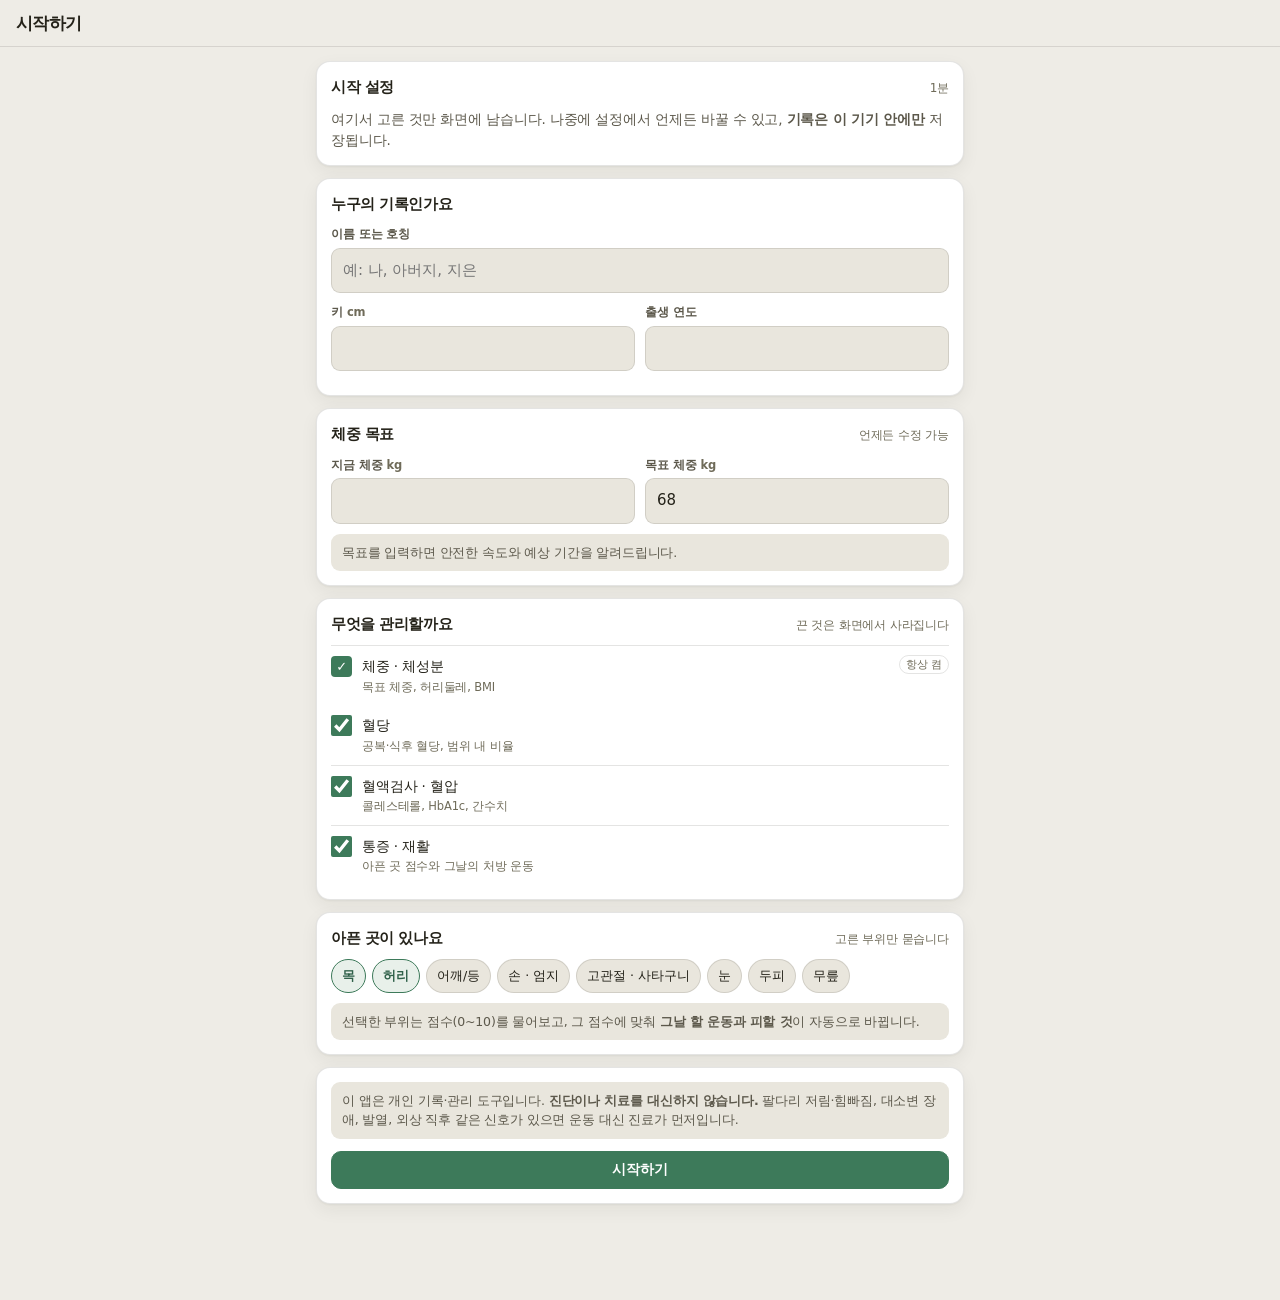
<file: index.html>
<!doctype html>
<html lang="ko">
<head>
<meta charset="utf-8" />
<meta name="viewport" content="width=device-width, initial-scale=1, viewport-fit=cover" />
<title>마이바디 · 내 몸 관리</title>
<meta name="description" content="체중 68kg · 혈당 · 콜레스테롤 · 목과 허리 통증을 한 화면에서 관리하는 개인용 기록 앱" />
<meta name="theme-color" content="#EEECE6" />
<meta name="apple-mobile-web-app-capable" content="yes" />
<meta name="apple-mobile-web-app-status-bar-style" content="default" />
<meta name="mobile-web-app-capable" content="yes" />
<meta name="apple-mobile-web-app-title" content="마이바디" />
<link rel="manifest" href="./manifest.webmanifest" />
<link rel="icon" href="./assets/icons/icon-192.png" sizes="192x192" />
<link rel="apple-touch-icon" href="./assets/icons/apple-touch-icon.png" />
<link rel="stylesheet" href="./css/app.css" />
</head>
<body>
  <header class="app-header">
    <h1 id="header-title">마이바디</h1>
    <span class="today" id="header-date"></span>
    <button class="icon-btn" id="settings-btn" aria-label="설정" title="설정">⚙</button>
  </header>

  <main id="view" role="main"></main>

  <nav class="tabbar" aria-label="주요 화면"></nav>

  <noscript><p style="padding:20px">이 앱은 자바스크립트가 필요합니다.</p></noscript>
  <script type="module" src="./js/app.js"></script>
</body>
</html>
</file>
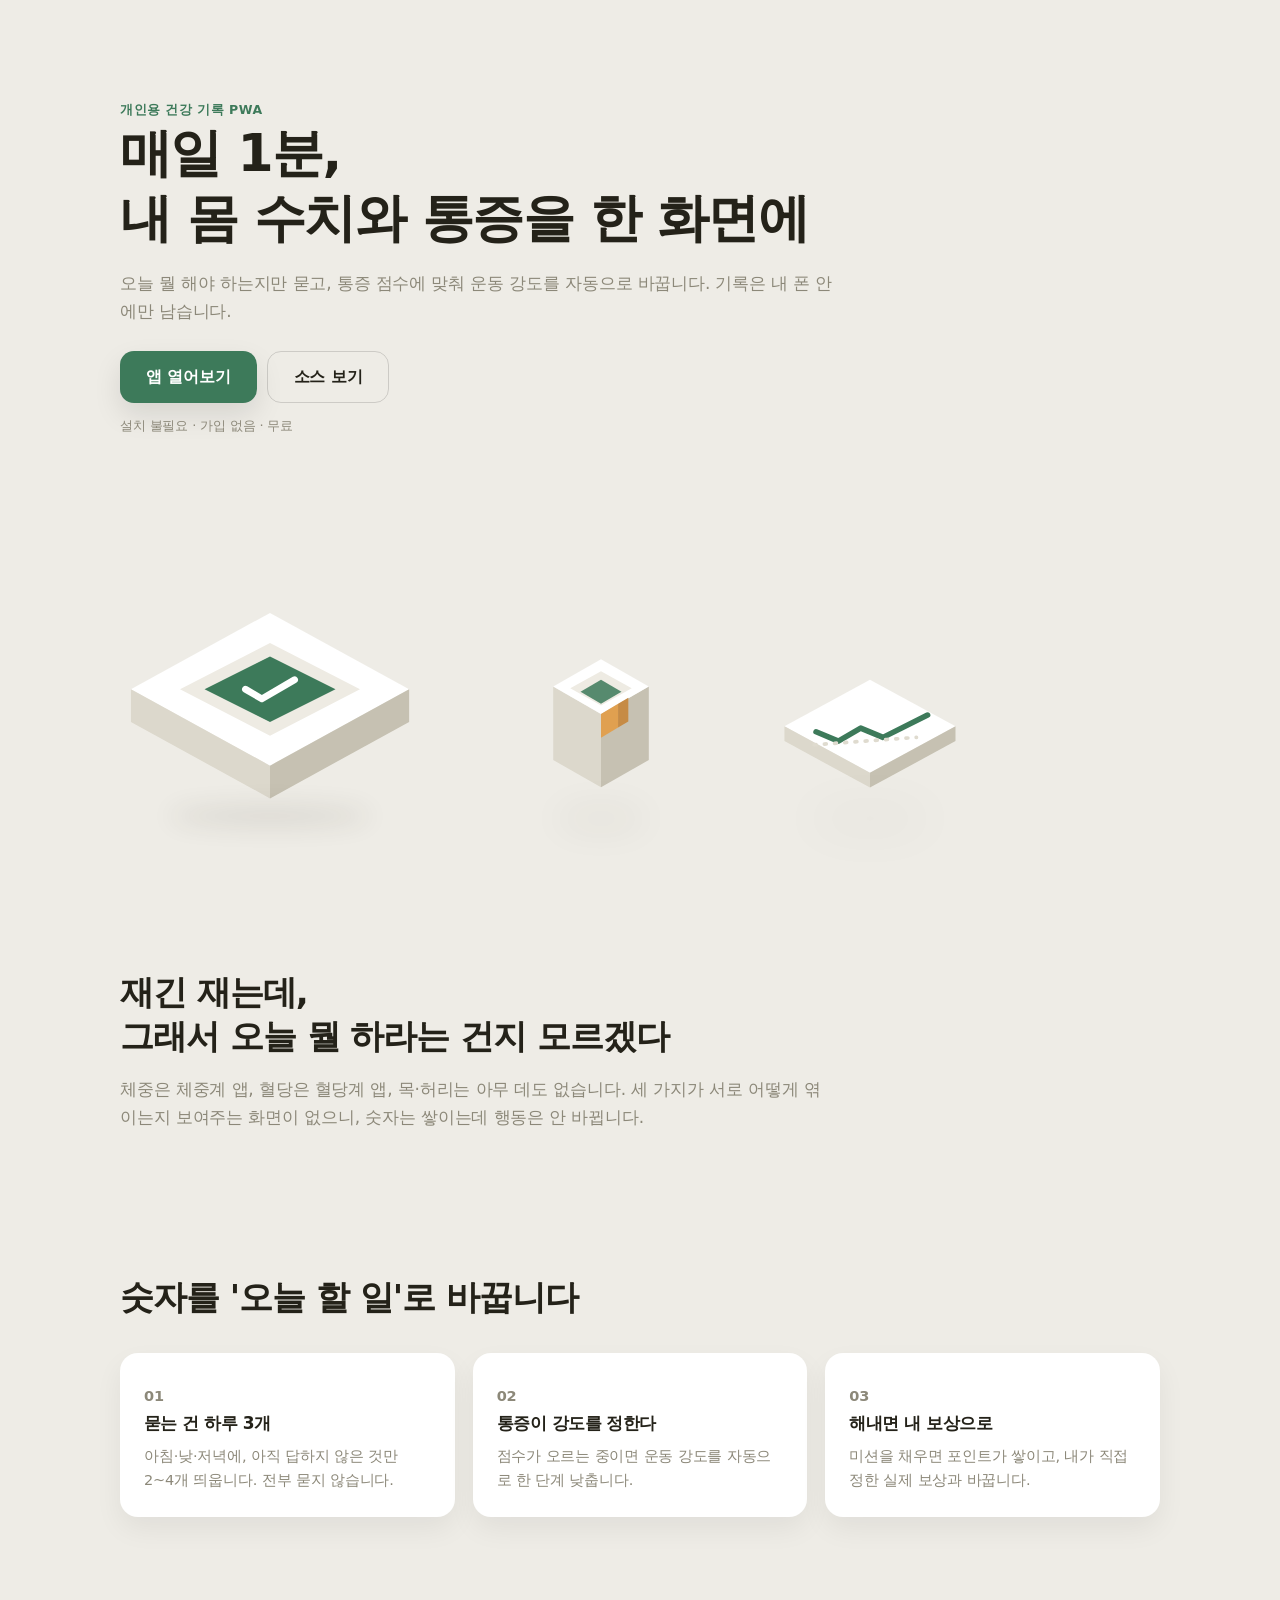
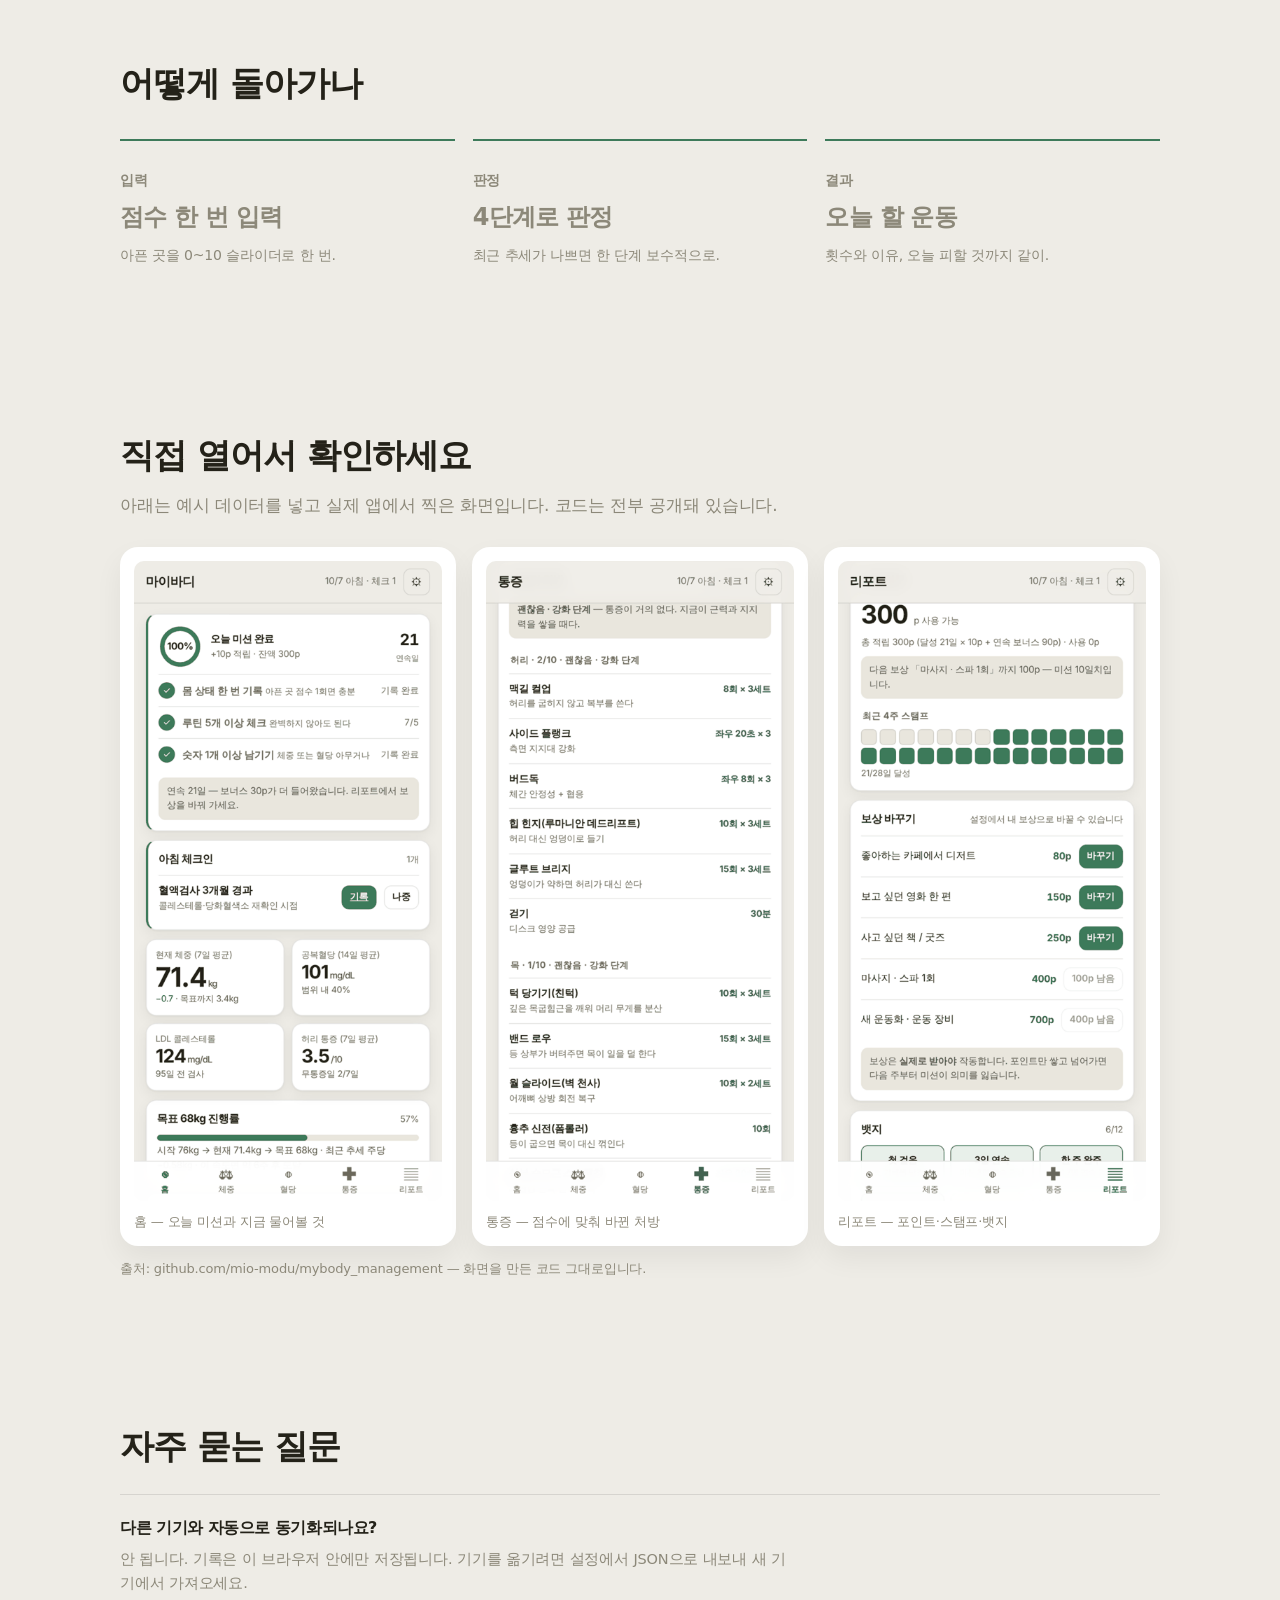
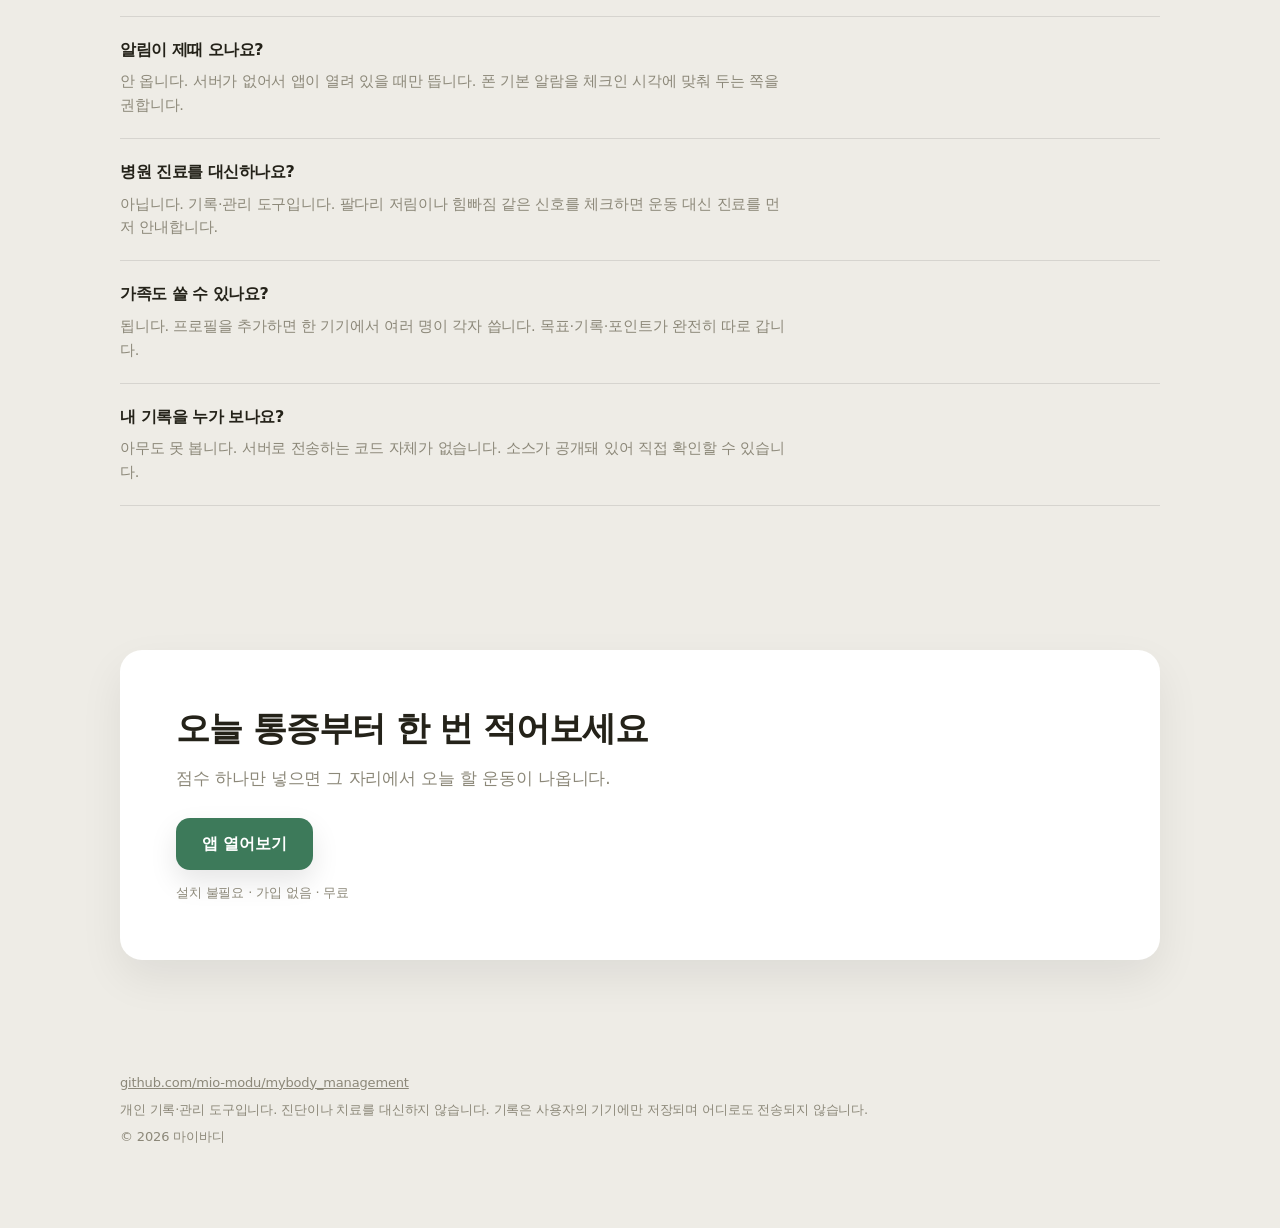
<file: landing/index.html>
<!doctype html>
<html lang="ko" data-theme="light">
<meta charset="utf-8">
<meta name="viewport" content="width=device-width,initial-scale=1,viewport-fit=cover">
<title>마이바디 — 매일 1분, 내 몸 수치와 통증을 한 화면에</title>
<meta name="description" content="체중·혈당·콜레스테롤·통증을 한 화면에서 관리하는 개인용 PWA. 통증 점수에 맞춰 그날의 운동 강도가 자동으로 바뀝니다. 기록은 내 기기 안에만 남습니다.">
<meta property="og:title" content="마이바디 — 매일 1분, 내 몸 수치와 통증을 한 화면에">
<meta property="og:description" content="숫자를 '오늘 할 일'로 바꿉니다. 설치 불필요, 가입 없음, 기록은 내 기기 안에만.">
<meta property="og:type" content="website">
<meta property="og:url" content="https://mybodymanagement.vercel.app/landing/">
<link rel="canonical" href="https://mybodymanagement.vercel.app/landing/">
<link rel="icon" href="../assets/icons/icon-192.png" sizes="192x192">
<link rel="stylesheet" href="tokens.css">
<link rel="stylesheet" href="motion.css">
<script>document.documentElement.className += ' js';</script>
<style>
  /* T13 소프트 3D 정물 · 랜딩 페이지 / 원페이지 스크롤
     구도 — 오브젝트 3개 비정삼각 배치 · 초점은 가장 큰 체중계 · 여백 50%
            간격 = 오브젝트 폭의 0.6배 · 바닥 그림자는 같은 지평선 · 높이차 8:5:3
     입체 — 3겹(배경 / 오브젝트 / 그림자) · 그림자 y12 blur28 10% ~ y28 blur52 7%
            아이소메트릭 약각도, 소실점 없음 · 겹침 15% 이내
     이미지 — 1:1 오브젝트 프레임 · 하단 2/3 · 무광 매트, 반사·금속 금지 */
  * { box-sizing: border-box; }
  body {
    margin: 0; line-height: 1.65; background: var(--bg); color: var(--ink);
    font-family: Pretendard, "Pretendard Variable", -apple-system, "Apple SD Gothic Neo", system-ui, sans-serif;
    letter-spacing: -.01em;
  }
  .wrap { max-width: 1080px; margin: 0 auto; padding-inline: 20px; padding-block: 28px 80px; }
  .s { padding-block: 72px; }
  @media (max-width: 640px) { .s { padding-block: 52px; } }

  h1, h2, h3 { font-weight: 700; letter-spacing: -.03em; margin: 0; }
  h1 { font-size: clamp(30px, 7.2vw, 52px); line-height: 1.25; }
  h2 { font-size: clamp(22px, 4.6vw, 34px); line-height: 1.3; }
  h3 { font-size: 17px; }
  p { margin: 0; }
  .lead { font-size: clamp(15px, 2.4vw, 17px); color: var(--muted); max-width: 42em; }
  .eyebrow { font-size: 12.5px; font-weight: 700; color: var(--accent); letter-spacing: .04em; }

  .btn {
    display: inline-flex; align-items: center; justify-content: center;
    min-height: 52px; padding: 0 26px; border-radius: 14px; text-decoration: none;
    background: var(--accent); color: #fff; font-weight: 700; font-size: 16px;
    box-shadow: 0 12px 28px rgb(0 0 0 / .10);
  }
  .btn.sub { background: transparent; color: var(--ink); border: 1px solid rgb(0 0 0 / .14); box-shadow: none; }
  .btns { display: flex; gap: 10px; flex-wrap: wrap; margin-top: 26px; }
  .assure { font-size: 13px; color: var(--muted); margin-top: 12px; }

  /* ── 정물 무대 ──────────────────────────────────────────
     무대를 비율 고정 상자로 두고 오브젝트 위치·크기를 % 로 잡는다.
     화면이 넓어지든 좁아지든 "간격 = 오브젝트 폭의 0.6배" 와 비정삼각 배치가 그대로 유지된다.
     기준 무대 1040 × 380.
       체중계  폭 300 · x 0      (초점 · 가장 큼 · 가장 낮게 뜸)
       측정기  폭 128 · x 417    (앞 오브젝트와 간격 77 = 128 × 0.6)
       기록카드 폭 186 · x 657   (앞 오브젝트와 간격 112 = 186 × 0.6)
     띄운 높이 24 : 15 : 9 = 8 : 5 : 3, 바닥 그림자는 모두 같은 지평선 */
  .still { position: relative; width: 100%; aspect-ratio: 1040 / 380; margin-top: 10px; max-width: 1040px; }
  .obj { position: absolute; bottom: 0; }
  .obj svg { display: block; width: 100%; height: auto; }
  .obj .shadow { position: absolute; left: 50%; translate: -50% 0; bottom: 0; border-radius: 50%; background: #241f14; }

  .obj-a { width: 28.85%; left: 0;      }
  .obj-c { width: 12.31%; left: 40.10%; }
  .obj-b { width: 17.88%; left: 63.17%; }

  .obj-a .lift { translate: 0 -9px;  }
  .obj-c .lift { translate: 0 -15px; }
  .obj-b .lift { translate: 0 -24px; }

  /* 높이가 다르면 그림자도 달라야 한다 — 높이 올라갈수록 더 번지고 더 옅게 */
  .obj-a .shadow { width: 68%; height: 20px; filter: blur(13px); opacity: .10; }
  .obj-c .shadow { width: 74%; height: 15px; filter: blur(19px); opacity: .085; }
  .obj-b .shadow { width: 72%; height: 15px; filter: blur(26px); opacity: .07; }

  @media (max-width: 760px) {
    /* 좁은 화면에서는 같은 비정삼각 배치를 유지한 채 오브젝트를 키운다.
       폭 42 : 16 : 24%, 간격 9% = 가장 작은 오브젝트(16%) 폭의 0.6배 */
    .still { aspect-ratio: 1040 / 430; }
    .obj-a { width: 42%; left: 0;   }
    .obj-c { width: 16%; left: 51%; }
    .obj-b { width: 24%; left: 76%; }
    .obj-a .lift { translate: 0 -14px; }
    .obj-c .lift { translate: 0 -9px;  }
    .obj-b .lift { translate: 0 -5px;  }
    .obj-a .shadow { height: 12px; filter: blur(8px); }
    .obj-c .shadow { height: 10px; filter: blur(12px); }
    .obj-b .shadow { height: 10px; filter: blur(15px); }
  }

  /* 상하 부유 — 오브젝트마다 다른 위상·주기. 회전 없음, 동시 부유 없음 */
  @keyframes drift-a { 0%,100% { transform: translateY(0) } 50% { transform: translateY(-7px) } }
  @keyframes drift-b { 0%,100% { transform: translateY(0) } 50% { transform: translateY(-10px) } }
  @keyframes drift-c { 0%,100% { transform: translateY(0) } 50% { transform: translateY(-6px) } }
  .obj-a .lift { animation: drift-a 5.4s ease-in-out infinite; }
  .obj-b .lift { animation: drift-b 4.2s ease-in-out .9s infinite; }
  .obj-c .lift { animation: drift-c 6s   ease-in-out 1.7s infinite; }

  /* ── 섹션 공통 ── */
  .grid3 { display: grid; grid-template-columns: repeat(3, 1fr); gap: 18px; margin-top: 34px; }
  @media (max-width: 760px) { .grid3 { grid-template-columns: 1fr; gap: 14px; } }
  .card {
    background: var(--surface); border-radius: 18px; padding: 24px;
    box-shadow: 0 12px 28px rgb(0 0 0 / .06);
  }
  .card p { color: var(--muted); font-size: 14.5px; margin-top: 8px; }
  .num { font-size: 13px; font-weight: 700; color: var(--accent); }

  .steps { display: grid; grid-template-columns: repeat(3, 1fr); gap: 18px; margin-top: 34px; }
  @media (max-width: 760px) { .steps { grid-template-columns: 1fr; } }
  .step { padding: 22px 0; border-top: 2px solid var(--accent); }
  .step .big { font-size: clamp(19px, 3vw, 24px); font-weight: 700; letter-spacing: -.03em; }
  .step p { color: var(--muted); font-size: 14px; margin-top: 6px; }

  .shots { display: grid; grid-template-columns: repeat(3, 1fr); gap: 16px; margin-top: 28px; }
  @media (max-width: 760px) { .shots { grid-template-columns: 1fr; } }
  .shot { background: var(--surface); border-radius: 18px; padding: 14px; box-shadow: 0 12px 28px rgb(0 0 0 / .06); }
  .shot img { width: 100%; height: auto; border-radius: 10px; display: block; }
  .shot figcaption { font-size: 13px; color: var(--muted); margin-top: 10px; }

  .qa { border-top: 1px solid rgb(0 0 0 / .10); padding: 20px 0; }
  .qa:last-of-type { border-bottom: 1px solid rgb(0 0 0 / .10); }
  .qa h3 { font-size: 16px; }
  .qa p { color: var(--muted); font-size: 14.5px; margin-top: 7px; max-width: 46em; }

  .end { background: var(--surface); border-radius: 22px; padding: clamp(28px, 6vw, 56px); box-shadow: 0 18px 44px rgb(0 0 0 / .07); }
  footer { font-size: 13px; color: var(--muted); display: grid; gap: 6px; }
  footer a { color: var(--muted); }

  @media (prefers-reduced-motion: reduce) { .obj .lift { animation: none !important; } }
</style>

<div class="wrap">

  <section id="hero" class="s" data-motion="fade">
    <p class="eyebrow">개인용 건강 기록 PWA</p>
    <h1>매일 1분,<br>내 몸 수치와 통증을 한 화면에</h1>
    <p class="lead" style="margin-top:18px">
      오늘 뭘 해야 하는지만 묻고, 통증 점수에 맞춰 운동 강도를 자동으로 바꿉니다.
      기록은 내 폰 안에만 남습니다.
    </p>
    <div class="btns">
      <a class="btn" href="../index.html">앱 열어보기</a>
      <a class="btn sub" href="https://github.com/mio-modu/mybody_management">소스 보기</a>
    </div>
    <p class="assure">설치 불필요 · 가입 없음 · 무료</p>

    <div class="still">
      <!-- 체중계 — 초점. 가장 크고 가장 낮게 뜬다 -->
      <div class="obj obj-a">
        <div class="lift">
          <svg viewBox="0 0 220 180" role="img" aria-label="체중계를 그린 무광 3D 오브젝트">
            <polygon points="110,30 212,86 110,142 8,86" fill="#FFFFFF"/>
            <polygon points="8,86 110,142 110,166 8,110" fill="#DCD8CC"/>
            <polygon points="110,142 212,86 212,110 110,166" fill="#C6C1B2"/>
            <polygon points="110,52 176,86 110,120 44,86" fill="#EEEBE3"/>
            <polygon points="110,62 158,86 110,110 62,86" fill="var(--accent)"/>
            <polyline points="92,86 104,93 128,79" fill="none" stroke="#FFFFFF" stroke-width="5"
              stroke-linecap="round" stroke-linejoin="round"/>
          </svg>
        </div>
        <span class="shadow"></span>
      </div>

      <!-- 혈당 측정기 — 가장 작다 -->
      <div class="obj obj-c">
        <div class="lift">
          <svg viewBox="0 0 150 210" role="img" aria-label="시험지가 꽂힌 혈당 측정기 오브젝트">
            <polygon points="75,96 131,64 131,150 75,182" fill="#C6C1B2"/>
            <polygon points="19,64 75,96 75,182 19,150" fill="#DCD8CC"/>
            <polygon points="75,32 131,64 75,96 19,64" fill="#FFFFFF"/>
            <polygon points="75,46 111,66 75,86 39,66" fill="#EEEBE3"/>
            <polygon points="75,56 99,70 75,84 51,70" fill="var(--accent)" opacity=".85"/>
            <polygon points="75,96 95,84 95,112 75,124" fill="var(--accent2)"/>
            <polygon points="95,84 107,77 107,105 95,112" fill="#C68B45"/>
          </svg>
        </div>
        <span class="shadow"></span>
      </div>

      <!-- 기록 카드 — 가장 높이 뜬다 -->
      <div class="obj obj-b">
        <div class="lift">
          <svg viewBox="0 0 200 150" role="img" aria-label="체중 추세선이 그려진 기록 카드 오브젝트">
            <polygon points="100,18 192,68 100,118 8,68" fill="#FFFFFF"/>
            <polygon points="8,68 100,118 100,134 8,84" fill="#DCD8CC"/>
            <polygon points="100,118 192,68 192,84 100,134" fill="#C6C1B2"/>
            <polyline points="42,74 66,84 90,70 114,80 162,56" fill="none"
              stroke="var(--accent)" stroke-width="6" stroke-linecap="round" stroke-linejoin="round"/>
            <polyline points="40,88 150,80" fill="none" stroke="#DFDBCF" stroke-width="4"
              stroke-linecap="round" stroke-dasharray="2 9"/>
          </svg>
        </div>
        <span class="shadow"></span>
      </div>
    </div>
  </section>

  <section id="problem" class="s" data-motion="rise">
    <h2>재긴 재는데,<br>그래서 오늘 뭘 하라는 건지 모르겠다</h2>
    <p class="lead" style="margin-top:16px">
      체중은 체중계 앱, 혈당은 혈당계 앱, 목·허리는 아무 데도 없습니다.
      세 가지가 서로 어떻게 엮이는지 보여주는 화면이 없으니, 숫자는 쌓이는데 행동은 안 바뀝니다.
    </p>
  </section>

  <section id="solution" class="s" data-motion="rise">
    <h2>숫자를 '오늘 할 일'로 바꿉니다</h2>
    <div class="grid3" data-stagger style="--stagger:110ms">
      <div class="card">
        <p class="num">01</p>
        <h3>묻는 건 하루 3개</h3>
        <p>아침·낮·저녁에, 아직 답하지 않은 것만 2~4개 띄웁니다. 전부 묻지 않습니다.</p>
      </div>
      <div class="card">
        <p class="num">02</p>
        <h3>통증이 강도를 정한다</h3>
        <p>점수가 오르는 중이면 운동 강도를 자동으로 한 단계 낮춥니다.</p>
      </div>
      <div class="card">
        <p class="num">03</p>
        <h3>해내면 내 보상으로</h3>
        <p>미션을 채우면 포인트가 쌓이고, 내가 직접 정한 실제 보상과 바꿉니다.</p>
      </div>
    </div>
  </section>

  <section id="how" class="s" data-motion="rise">
    <h2>어떻게 돌아가나</h2>
    <div class="steps" data-stagger style="--stagger:110ms">
      <div class="step">
        <p class="num">입력</p>
        <p class="big">점수 한 번 입력</p>
        <p>아픈 곳을 0~10 슬라이더로 한 번.</p>
      </div>
      <div class="step">
        <p class="num">판정</p>
        <p class="big">4단계로 판정</p>
        <p>최근 추세가 나쁘면 한 단계 보수적으로.</p>
      </div>
      <div class="step">
        <p class="num">결과</p>
        <p class="big">오늘 할 운동</p>
        <p>횟수와 이유, 오늘 피할 것까지 같이.</p>
      </div>
    </div>
  </section>

  <section id="proof" class="s" data-motion="rise">
    <h2>직접 열어서 확인하세요</h2>
    <p class="lead" style="margin-top:14px">
      아래는 예시 데이터를 넣고 실제 앱에서 찍은 화면입니다. 코드는 전부 공개돼 있습니다.
    </p>
    <div class="shots" data-stagger style="--stagger:110ms">
      <figure class="shot" style="margin:0">
        <img src="shots/home.png" alt="홈 화면 — 오늘의 미션 3개와 체중·혈당·통증 요약" loading="lazy">
        <figcaption>홈 — 오늘 미션과 지금 물어볼 것</figcaption>
      </figure>
      <figure class="shot" style="margin:0">
        <img src="shots/pain.png" alt="통증 화면 — 점수에 따라 바뀐 그날의 처방 운동 목록" loading="lazy">
        <figcaption>통증 — 점수에 맞춰 바뀐 처방</figcaption>
      </figure>
      <figure class="shot" style="margin:0">
        <img src="shots/report.png" alt="리포트 화면 — 포인트와 스탬프, 뱃지" loading="lazy">
        <figcaption>리포트 — 포인트·스탬프·뱃지</figcaption>
      </figure>
    </div>
    <p class="assure">출처: github.com/mio-modu/mybody_management — 화면을 만든 코드 그대로입니다.</p>
  </section>

  <section id="faq" class="s" data-motion="rise">
    <h2>자주 묻는 질문</h2>
    <div style="margin-top:26px">
      <div class="qa">
        <h3>다른 기기와 자동으로 동기화되나요?</h3>
        <p>안 됩니다. 기록은 이 브라우저 안에만 저장됩니다. 기기를 옮기려면 설정에서 JSON으로 내보내 새 기기에서 가져오세요.</p>
      </div>
      <div class="qa">
        <h3>알림이 제때 오나요?</h3>
        <p>안 옵니다. 서버가 없어서 앱이 열려 있을 때만 뜹니다. 폰 기본 알람을 체크인 시각에 맞춰 두는 쪽을 권합니다.</p>
      </div>
      <div class="qa">
        <h3>병원 진료를 대신하나요?</h3>
        <p>아닙니다. 기록·관리 도구입니다. 팔다리 저림이나 힘빠짐 같은 신호를 체크하면 운동 대신 진료를 먼저 안내합니다.</p>
      </div>
      <div class="qa">
        <h3>가족도 쓸 수 있나요?</h3>
        <p>됩니다. 프로필을 추가하면 한 기기에서 여러 명이 각자 씁니다. 목표·기록·포인트가 완전히 따로 갑니다.</p>
      </div>
      <div class="qa">
        <h3>내 기록을 누가 보나요?</h3>
        <p>아무도 못 봅니다. 서버로 전송하는 코드 자체가 없습니다. 소스가 공개돼 있어 직접 확인할 수 있습니다.</p>
      </div>
    </div>
  </section>

  <section id="cta" class="s" data-motion="rise">
    <div class="end">
      <h2>오늘 통증부터 한 번 적어보세요</h2>
      <p class="lead" style="margin-top:14px">점수 하나만 넣으면 그 자리에서 오늘 할 운동이 나옵니다.</p>
      <div class="btns">
        <a class="btn" href="../index.html">앱 열어보기</a>
      </div>
      <p class="assure">설치 불필요 · 가입 없음 · 무료</p>
    </div>
  </section>

  <section id="footer" class="s" style="padding-block:40px 0" data-motion="rise">
    <footer>
      <p><a href="https://github.com/mio-modu/mybody_management">github.com/mio-modu/mybody_management</a></p>
      <p>개인 기록·관리 도구입니다. 진단이나 치료를 대신하지 않습니다. 기록은 사용자의 기기에만 저장되며 어디로도 전송되지 않습니다.</p>
      <p>© 2026 마이바디</p>
    </footer>
  </section>

</div>
<script src="motion.js"></script>
<script>
  /* 스크롤을 한 번에 건너뛰면(앵커 이동·위치 복원·빠른 플릭) 지나친 섹션이
     관찰되지 않아 비어 보인다. 이미 지나간 것은 즉시 드러낸다. */
  (function () {
    function reveal() {
      document.querySelectorAll('[data-motion]:not(.in)').forEach(function (el) {
        if (el.getBoundingClientRect().top < innerHeight) el.classList.add('in');
      });
    }
    addEventListener('scroll', reveal, { passive: true });
    addEventListener('load', reveal);
    reveal();
  })();
</script>
</file>
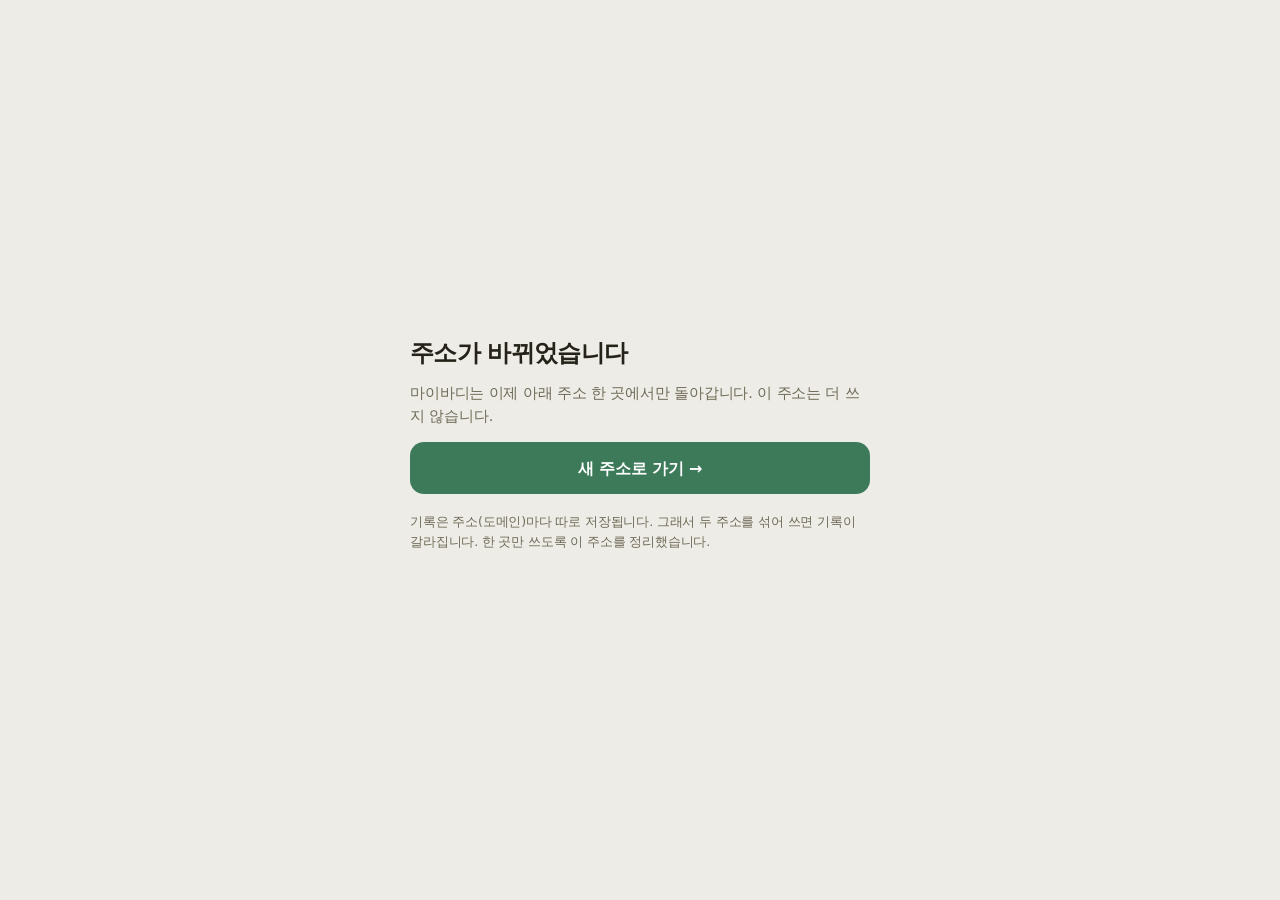
<file: moved/index.html>
<!doctype html>
<html lang="ko" data-theme="light">
<meta charset="utf-8">
<meta name="viewport" content="width=device-width,initial-scale=1,viewport-fit=cover">
<title>마이바디 — 주소가 바뀌었습니다</title>
<meta name="robots" content="noindex">
<link rel="canonical" href="https://mybodymanagement.vercel.app/">
<link rel="icon" href="assets/icons/icon-192.png" sizes="192x192">
<style>
  :root {
    color-scheme: light;
    --bg: #EEECE6; --surface: #FFFFFF; --ink: #242219; --muted: #6F6B59;
    --accent: #3D7A5A; --border: rgba(36,34,25,.12);
  }
  @media (prefers-color-scheme: dark) {
    :root { --bg:#201E16; --surface:#232118; --ink:#F3F2EE; --muted:#ACA89B;
            --accent:#7BA58F; --border:rgba(243,242,238,.13); color-scheme: dark; }
  }
  * { box-sizing: border-box; }
  body {
    margin: 0; min-height: 100vh; display: grid; place-items: center; padding: 24px;
    background: var(--bg); color: var(--ink); line-height: 1.6; letter-spacing: -.01em;
    font-family: Pretendard, -apple-system, "Apple SD Gothic Neo", system-ui, sans-serif;
  }
  .box { max-width: 460px; width: 100%; }
  h1 { font-size: 24px; font-weight: 700; letter-spacing: -.03em; margin: 0 0 10px; }
  p { margin: 0 0 14px; color: var(--muted); font-size: 14.5px; }
  .btn {
    display: flex; align-items: center; justify-content: center; min-height: 52px;
    border-radius: 14px; background: var(--accent); color: #fff; font-weight: 700;
    text-decoration: none; font-size: 16px; border: 0; width: 100%; cursor: pointer;
  }
  .card {
    background: var(--surface); border: 1px solid var(--border); border-radius: 16px;
    padding: 16px; margin-top: 18px;
  }
  .card h2 { font-size: 15px; font-weight: 700; margin: 0 0 6px; letter-spacing: -.02em; }
  .card p { font-size: 13.5px; margin-bottom: 10px; }
  .btn.sub { background: transparent; color: var(--ink); border: 1px solid var(--border); }
  ol { margin: 10px 0 0; padding-left: 20px; font-size: 13.5px; color: var(--muted); }
  code { background: var(--bg); padding: 1px 5px; border-radius: 4px; font-size: 12.5px; }
</style>

<div class="box">
  <h1>주소가 바뀌었습니다</h1>
  <p>마이바디는 이제 아래 주소 한 곳에서만 돌아갑니다. 이 주소는 더 쓰지 않습니다.</p>
  <a class="btn" href="https://mybodymanagement.vercel.app/">새 주소로 가기 →</a>

  <div class="card" id="rescue" hidden>
    <h2>이 주소에 남은 기록이 있습니다</h2>
    <p id="rescue-info"></p>
    <button class="btn sub" id="download">기록 내려받기 (JSON)</button>
    <ol>
      <li>위 버튼으로 파일을 받습니다.</li>
      <li>새 주소를 열고 <code>설정 → 백업·복원 → 파일에서 가져오기</code>.</li>
      <li>받은 파일을 고르면 그대로 이어집니다.</li>
    </ol>
  </div>

  <p style="margin-top:18px;font-size:12.5px">
    기록은 주소(도메인)마다 따로 저장됩니다. 그래서 두 주소를 섞어 쓰면 기록이 갈라집니다.
    한 곳만 쓰도록 이 주소를 정리했습니다.
  </p>
</div>

<script>
  // 예전 주소에 설치돼 있던 앱이 캐시된 화면을 계속 보여주지 않게 정리한다.
  // localStorage 는 건드리지 않는다 — 아래 내려받기가 그걸 읽어야 한다.
  if ('serviceWorker' in navigator) {
    navigator.serviceWorker.getRegistrations().then(function (rs) {
      rs.forEach(function (r) { r.unregister(); });
    }).catch(function () {});
  }
  if (window.caches) {
    caches.keys().then(function (ks) { ks.forEach(function (k) { caches.delete(k); }); }).catch(function () {});
  }

  (function () {
    var raw = null;
    try { raw = localStorage.getItem('mbm.state.v1'); } catch (e) { return; }
    if (!raw) return;

    var n = 0, who = [];
    try {
      var s = JSON.parse(raw);
      var profiles = s.profiles || [{ data: s }];
      profiles.forEach(function (p) {
        var d = p.data || {};
        n += (d.weight || []).length + (d.glucose || []).length + (d.pain || []).length + (d.labs || []).length;
        var name = (d.profile || {}).name;
        if (name) who.push(name);
      });
    } catch (e) { /* 형식이 깨졌어도 파일로는 내려받게 둔다 */ }

    document.getElementById('rescue').hidden = false;
    document.getElementById('rescue-info').textContent =
      (who.length ? who.join(' · ') + ' — ' : '') + '기록 ' + n + '건. 새 주소로 옮기면 그대로 이어집니다.';

    document.getElementById('download').addEventListener('click', function () {
      var blob = new Blob([raw], { type: 'application/json' });
      var url = URL.createObjectURL(blob);
      var a = document.createElement('a');
      var d = new Date();
      var pad = function (x) { return String(x).padStart(2, '0'); };
      a.href = url;
      a.download = 'mybody-backup-' + d.getFullYear() + '-' + pad(d.getMonth() + 1) + '-' + pad(d.getDate()) + '.json';
      document.body.appendChild(a); a.click(); a.remove();
      setTimeout(function () { URL.revokeObjectURL(url); }, 1000);
    });
  })();
</script>
</file>
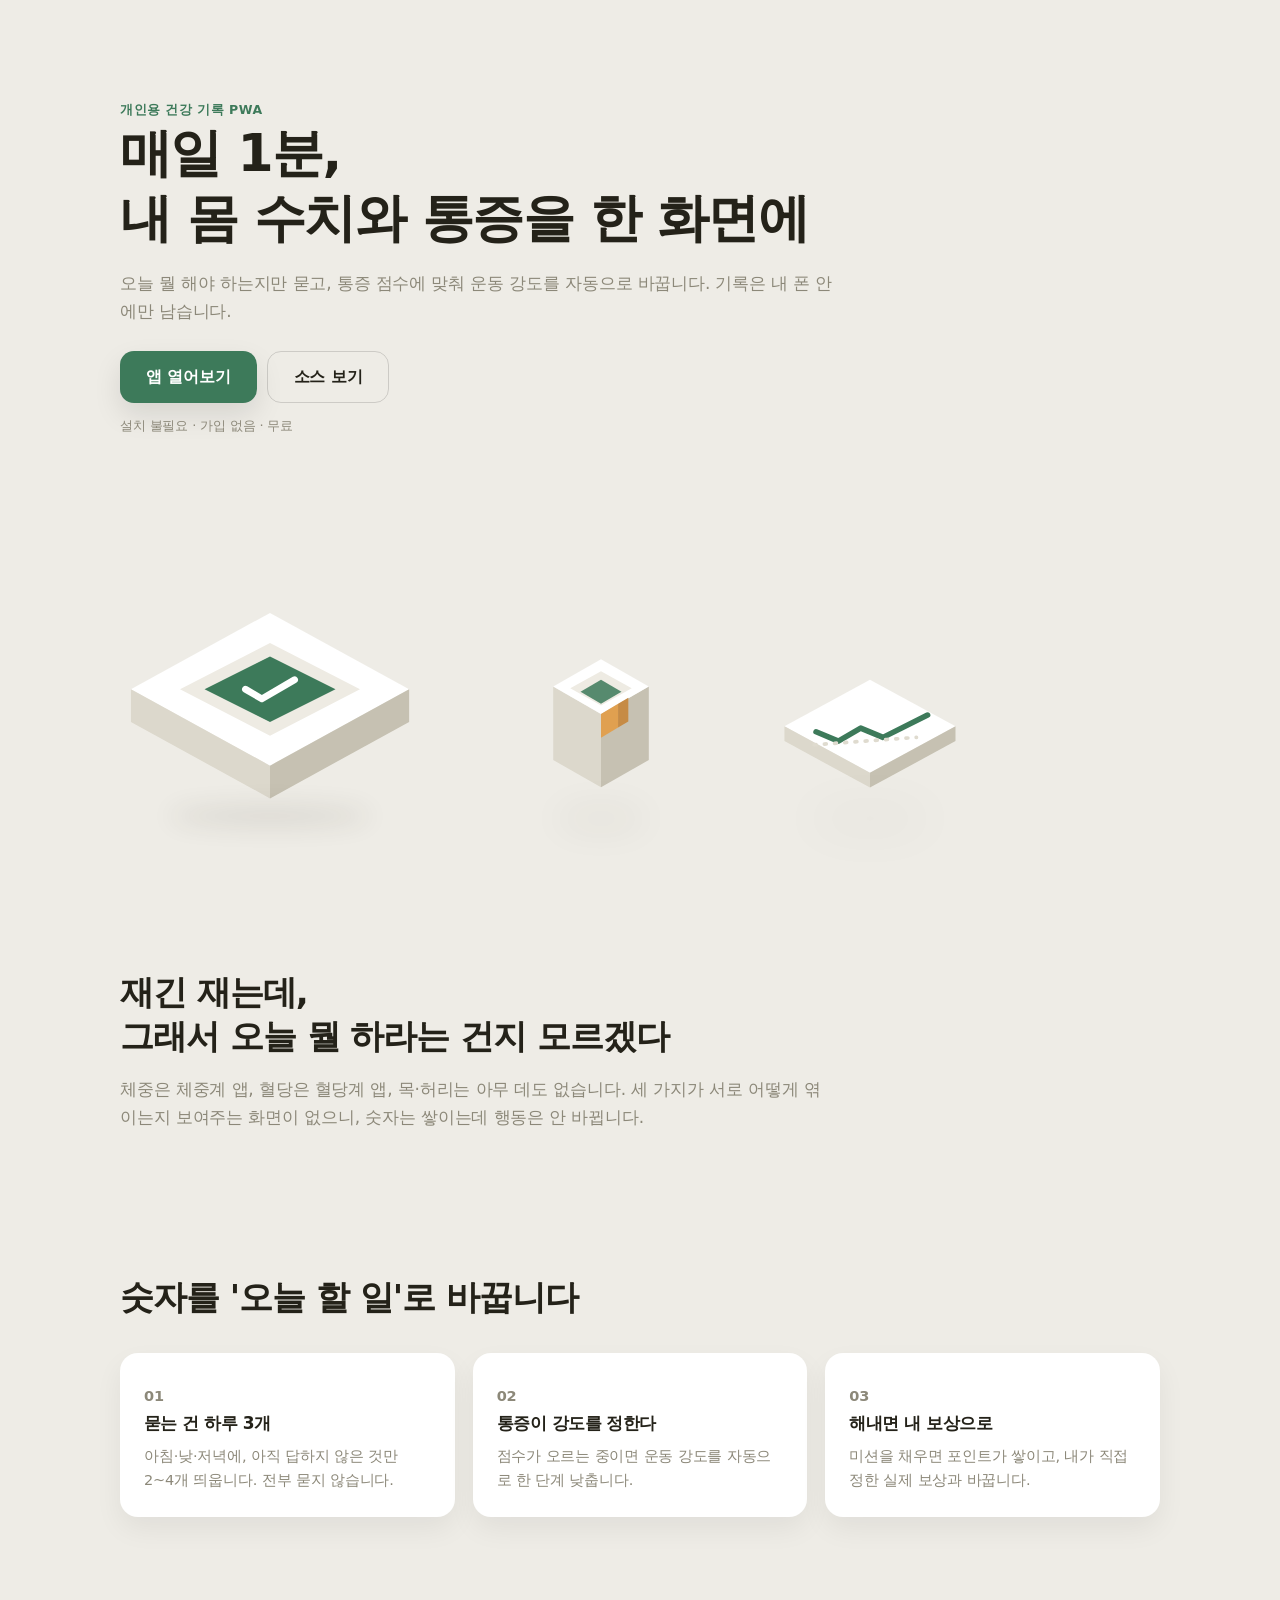
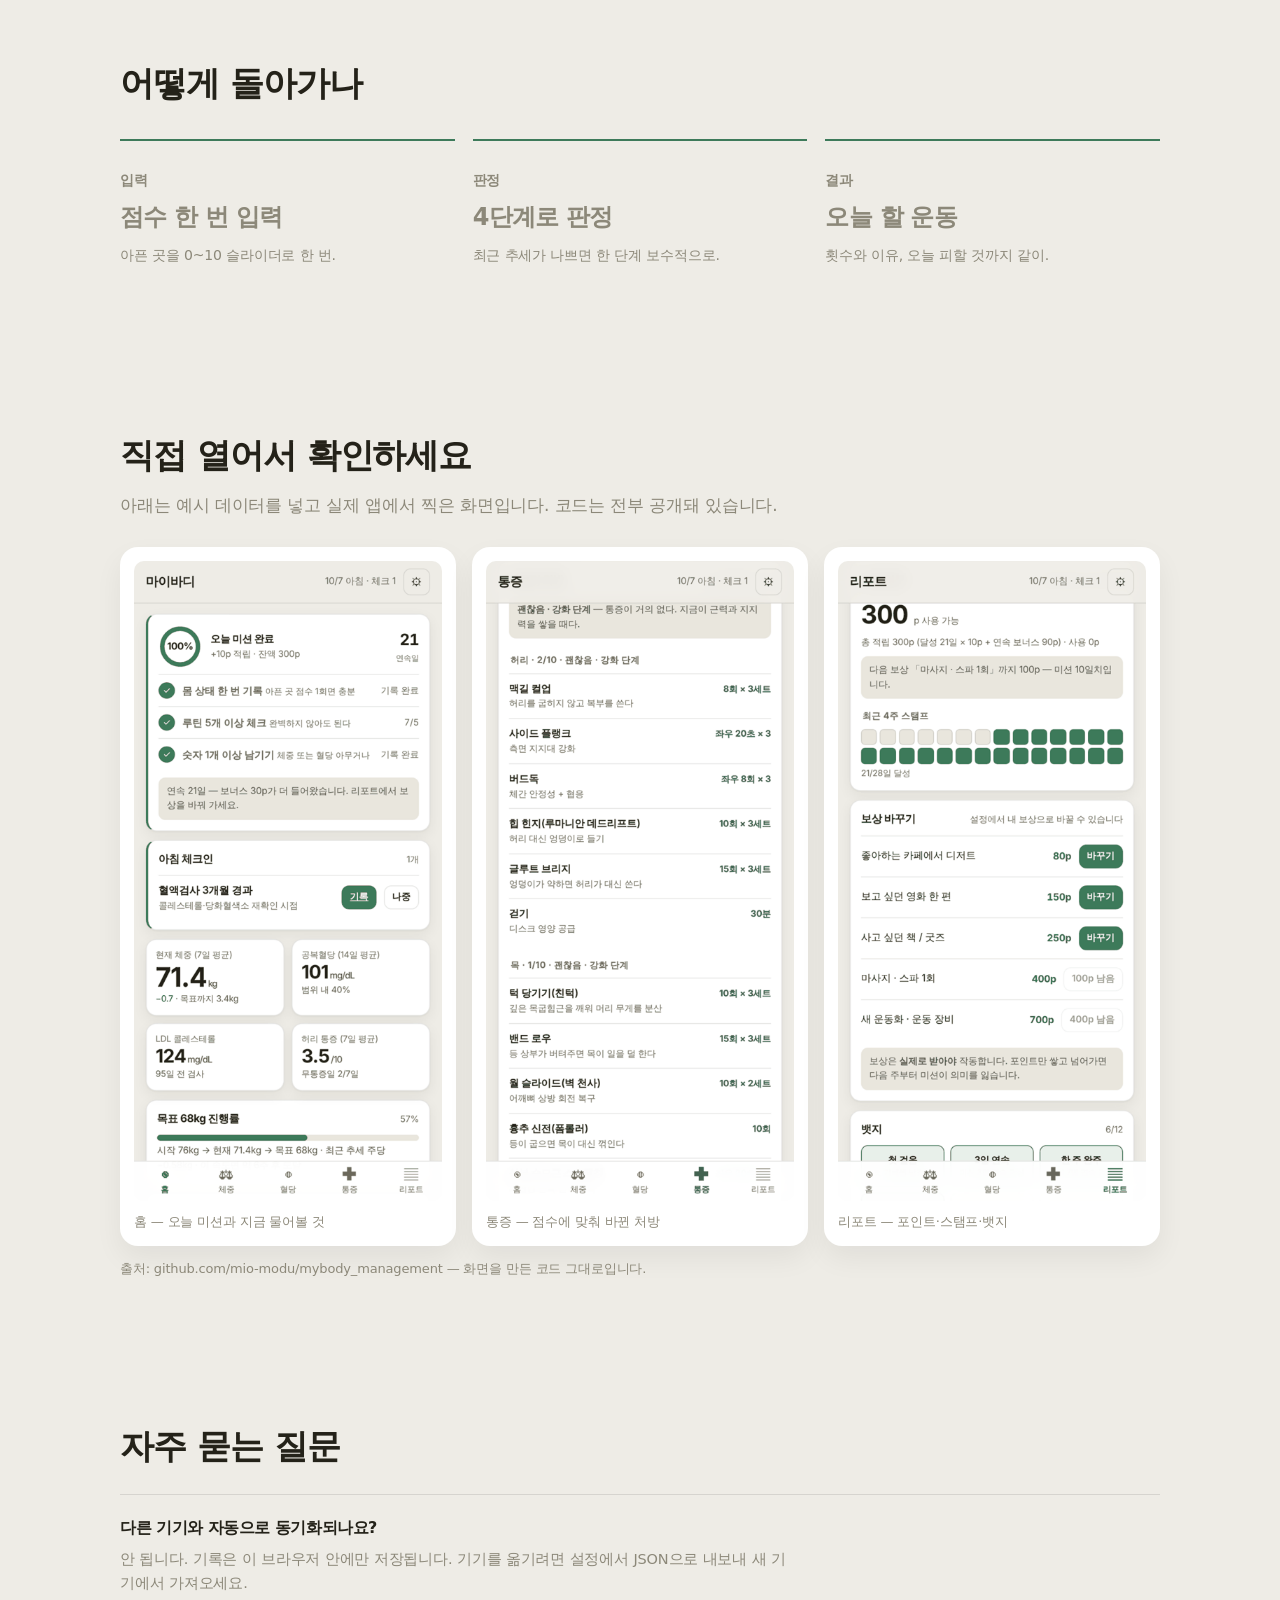
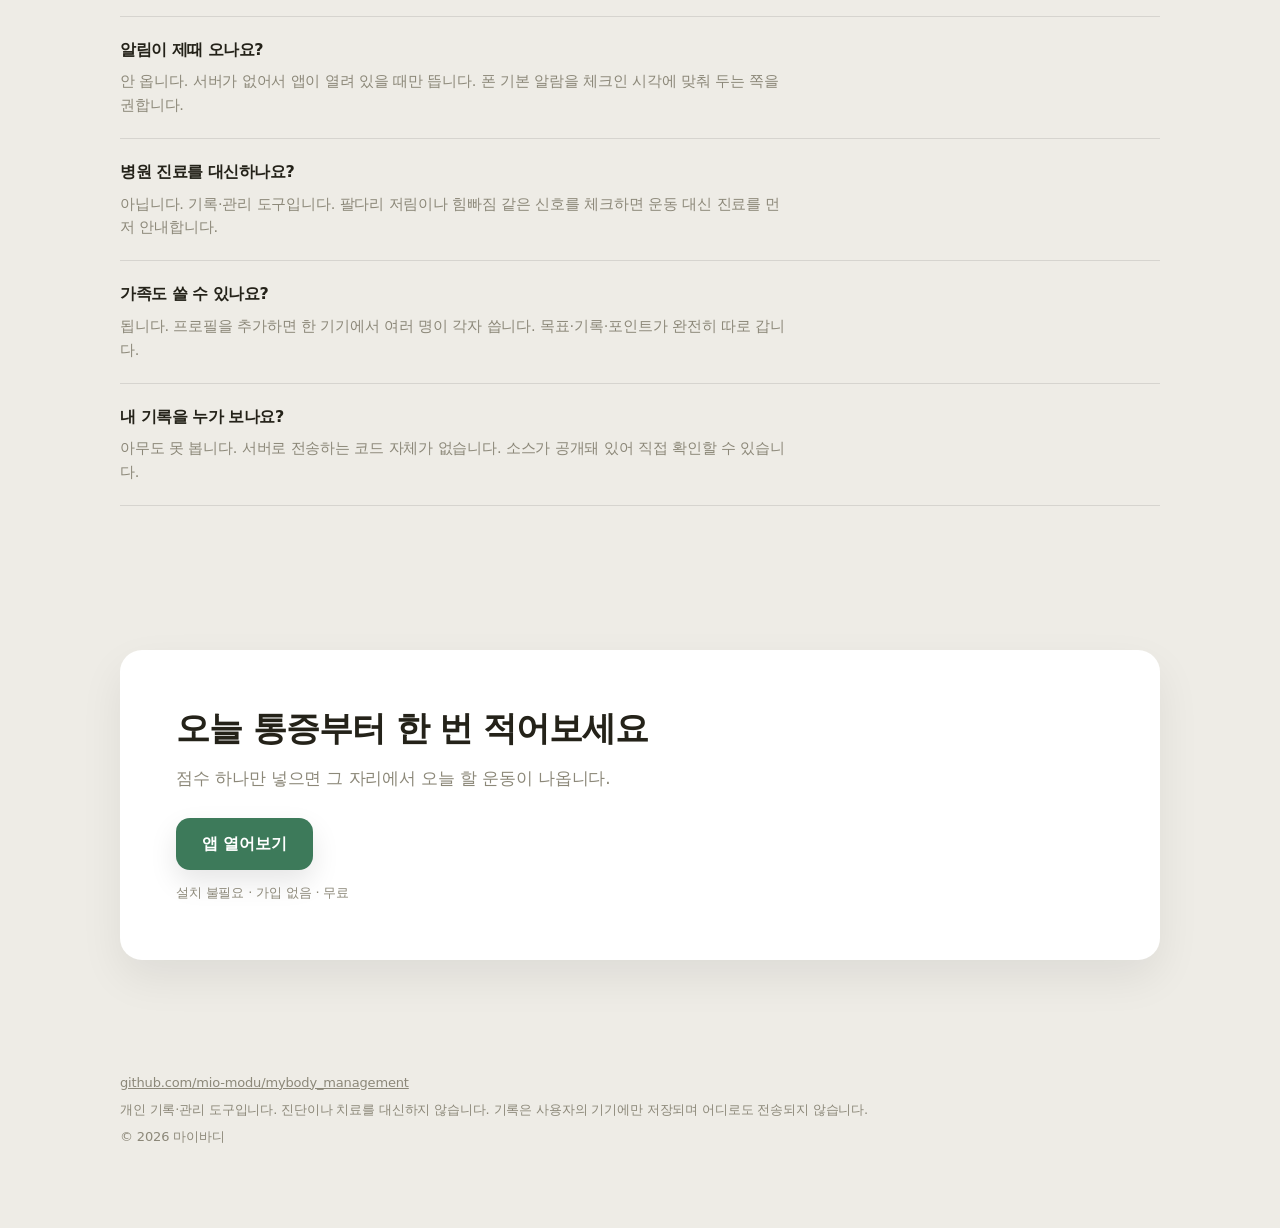
<file: landing/index.single.html>
<!doctype html>
<html lang="ko" data-theme="light">
<meta charset="utf-8">
<meta name="viewport" content="width=device-width,initial-scale=1,viewport-fit=cover">
<title>마이바디 — 매일 1분, 내 몸 수치와 통증을 한 화면에</title>
<meta name="description" content="체중·혈당·콜레스테롤·통증을 한 화면에서 관리하는 개인용 PWA. 통증 점수에 맞춰 그날의 운동 강도가 자동으로 바뀝니다. 기록은 내 기기 안에만 남습니다.">
<meta property="og:title" content="마이바디 — 매일 1분, 내 몸 수치와 통증을 한 화면에">
<meta property="og:description" content="숫자를 '오늘 할 일'로 바꿉니다. 설치 불필요, 가입 없음, 기록은 내 기기 안에만.">
<meta property="og:type" content="website">
<meta property="og:url" content="https://mybodymanagement.vercel.app/landing/">
<link rel="canonical" href="https://mybodymanagement.vercel.app/landing/">
<style>
/* tokens.css */
/* T13 소프트 3D 정물 · Soft 3D Still Life
   무광 3D 사물 몇 개를 저채도 배경에 띄워 '정돈됨'을 파는 유형. 2026년 국내 SaaS 기본값으로 급부상.
   축: 명도 라이트 / 히어로 일러스트 / 채도 저채도 / 밀도 여백형 / 톤 따뜻
   색상환은 브랜드에 맞게 옮겨도 되지만 역할 구조와 사용 비율은 고정한다.
   액센트 10% 이하 · 보조액센트 5% 이하. */
/* 이 유형은 라이트가 기본이다. */
:root{
  --bg: #EEECE6;
  --surface: #FFFFFF;
  --ink: #242219;
  --muted: #8C8879;
  --accent: #3D7A5A;
  --accent2: #E0A050;
  --surface_ink: #242219;
  --accent-weight: 0.10;   /* 액센트가 화면에서 차지할 최대 비율 */
  --ease: cubic-bezier(.22,1,.36,1);
}
@media (prefers-color-scheme: dark){ :root:not([data-theme="light"]){
  --bg: #201E16;
  --surface: #232118;
  --ink: #F3F2EE;
  --muted: #A19D91;
  --accent: #7BA58F;
  --accent2: #E8B87C;
  --surface_ink: #F3F2EE;
} }
:root[data-theme="dark"]{
  --bg: #201E16;
  --surface: #232118;
  --ink: #F3F2EE;
  --muted: #A19D91;
  --accent: #7BA58F;
  --accent2: #E8B87C;
  --surface_ink: #F3F2EE;
}

html, body { background: var(--bg); color: var(--ink); }

</style>
<style>
/* motion.css */
/* T13 소프트 3D 정물 — 모션
 * 의도: 사물이 중력 없이 떠 있는 정물. 각자 다른 위상으로 흔들린다.
 * 시퀀스:
 *   3D 오브젝트: 상하 부유 ±6~10px, 오브젝트마다 지연 다르게 — 4~6s ease-in-out
 *   소프트 섀도우: 부유에 맞춰 blur·scale 연동 — 4~6s ease-in-out
 *   진입: 위 24px에서 순차 드롭 — 0.7s cubic-bezier(.22,1,.36,1) / stagger 120ms
 * 금지:
 *   - 오브젝트 회전
 *   - 같은 위상으로 동시 부유
 *   - 반사 하이라이트 이동
 */

/* 진입: 관찰 시점에 .in 을 붙인다 */
/* JS 가 없거나 실패하면 모션을 통째로 걷어낸다.
   안 보이는 페이지보다 모션 없는 페이지가 낫다.
   페이지 head 의 한 줄이 html 에 .js 를 붙인다. */
html:not(.js) [data-motion]{ opacity:1 !important; transform:none !important;
                              clip-path:none !important; animation:none !important;
                              -webkit-mask-image:none !important; mask-image:none !important; }

[data-motion]{ opacity: 0; }
[data-motion].in{ opacity: 1; }

[data-motion="rise"]        { transform: translateY(16px); transition: opacity .5s var(--ease), transform .5s var(--ease); }
[data-motion="rise"].in     { transform: none; }
[data-motion="fade"]        { transition: opacity .6s ease-out; }
/* 좌→우 마스크 리빌. clip-path 가 아니라 mask 를 쓰는 이유 —
   clip-path 로 잘린 요소는 IntersectionObserver 교차 영역이 0 이라 .in 이 영원히 안 붙는다.
   mask 는 관찰 기하에 영향을 주지 않으면서 같은 그림을 만든다. */
[data-motion="reveal"]      { -webkit-mask-image: linear-gradient(90deg,#000,#000); mask-image: linear-gradient(90deg,#000,#000);
                              -webkit-mask-repeat: no-repeat; mask-repeat: no-repeat;
                              -webkit-mask-size: 0% 100%; mask-size: 0% 100%;
                              transition: -webkit-mask-size .55s var(--ease), mask-size .55s var(--ease), opacity .2s linear; }
[data-motion="reveal"].in   { -webkit-mask-size: 100% 100%; mask-size: 100% 100%; }
[data-motion="pop"]         { transform: scale(.88); transition: opacity .35s ease-out, transform .35s cubic-bezier(.34,1.56,.64,1); }
[data-motion="pop"].in      { transform: none; }
[data-motion="draw"]        { opacity: 1; stroke-dasharray: var(--len, 1000); stroke-dashoffset: var(--len, 1000);
                              transition: stroke-dashoffset 1.2s ease-in-out; }
[data-motion="draw"].in     { stroke-dashoffset: 0; }

/* 순차 지연 — 부모에 data-stagger, 자식에 --i 를 준다 */
[data-stagger] > *{ transition-delay: calc(var(--i, 0) * var(--stagger, 80ms)); }

/* 상시 모션 */
@keyframes float-soft { 0%,100%{ transform: translateY(0) } 50%{ transform: translateY(-8px) } }
@keyframes glow-pulse { 0%,100%{ opacity:.55 } 50%{ opacity:1 } }
@keyframes sheen      { 0%{ transform: translateX(-120%) } 100%{ transform: translateX(220%) } }
@keyframes kenburns   { 0%{ transform: scale(1) } 100%{ transform: scale(1.06) } }

.m-float { animation: float-soft 5s var(--ease) infinite; }
.m-glow  { animation: glow-pulse 8s ease-in-out infinite; }
.m-scene { animation: kenburns 12s linear forwards; }

/* 값을 세는 요소: <span data-count="1240">0</span> */
[data-count]{ font-variant-numeric: tabular-nums; }

@media (prefers-reduced-motion: reduce){
  /* 무한 루프는 전부 끄고 진입은 불투명도만 남긴다 */
  *, *::before, *::after { animation: none !important; transition-duration: .01ms !important; }
  [data-motion]{ opacity: 1 !important; transform: none !important; clip-path: none !important;
                  -webkit-mask-image: none !important; mask-image: none !important; }
  [data-motion="draw"]{ stroke-dashoffset: 0 !important; }
}

</style>
<script>document.documentElement.className += ' js';</script>
<style>
  /* T13 소프트 3D 정물 · 랜딩 페이지 / 원페이지 스크롤
     구도 — 오브젝트 3개 비정삼각 배치 · 초점은 가장 큰 체중계 · 여백 50%
            간격 = 오브젝트 폭의 0.6배 · 바닥 그림자는 같은 지평선 · 높이차 8:5:3
     입체 — 3겹(배경 / 오브젝트 / 그림자) · 그림자 y12 blur28 10% ~ y28 blur52 7%
            아이소메트릭 약각도, 소실점 없음 · 겹침 15% 이내
     이미지 — 1:1 오브젝트 프레임 · 하단 2/3 · 무광 매트, 반사·금속 금지 */
  * { box-sizing: border-box; }
  body {
    margin: 0; line-height: 1.65; background: var(--bg); color: var(--ink);
    font-family: Pretendard, "Pretendard Variable", -apple-system, "Apple SD Gothic Neo", system-ui, sans-serif;
    letter-spacing: -.01em;
  }
  .wrap { max-width: 1080px; margin: 0 auto; padding-inline: 20px; padding-block: 28px 80px; }
  .s { padding-block: 72px; }
  @media (max-width: 640px) { .s { padding-block: 52px; } }

  h1, h2, h3 { font-weight: 700; letter-spacing: -.03em; margin: 0; }
  h1 { font-size: clamp(30px, 7.2vw, 52px); line-height: 1.25; }
  h2 { font-size: clamp(22px, 4.6vw, 34px); line-height: 1.3; }
  h3 { font-size: 17px; }
  p { margin: 0; }
  .lead { font-size: clamp(15px, 2.4vw, 17px); color: var(--muted); max-width: 42em; }
  .eyebrow { font-size: 12.5px; font-weight: 700; color: var(--accent); letter-spacing: .04em; }

  .btn {
    display: inline-flex; align-items: center; justify-content: center;
    min-height: 52px; padding: 0 26px; border-radius: 14px; text-decoration: none;
    background: var(--accent); color: #fff; font-weight: 700; font-size: 16px;
    box-shadow: 0 12px 28px rgb(0 0 0 / .10);
  }
  .btn.sub { background: transparent; color: var(--ink); border: 1px solid rgb(0 0 0 / .14); box-shadow: none; }
  .btns { display: flex; gap: 10px; flex-wrap: wrap; margin-top: 26px; }
  .assure { font-size: 13px; color: var(--muted); margin-top: 12px; }

  /* ── 정물 무대 ──────────────────────────────────────────
     무대를 비율 고정 상자로 두고 오브젝트 위치·크기를 % 로 잡는다.
     화면이 넓어지든 좁아지든 "간격 = 오브젝트 폭의 0.6배" 와 비정삼각 배치가 그대로 유지된다.
     기준 무대 1040 × 380.
       체중계  폭 300 · x 0      (초점 · 가장 큼 · 가장 낮게 뜸)
       측정기  폭 128 · x 417    (앞 오브젝트와 간격 77 = 128 × 0.6)
       기록카드 폭 186 · x 657   (앞 오브젝트와 간격 112 = 186 × 0.6)
     띄운 높이 24 : 15 : 9 = 8 : 5 : 3, 바닥 그림자는 모두 같은 지평선 */
  .still { position: relative; width: 100%; aspect-ratio: 1040 / 380; margin-top: 10px; max-width: 1040px; }
  .obj { position: absolute; bottom: 0; }
  .obj svg { display: block; width: 100%; height: auto; }
  .obj .shadow { position: absolute; left: 50%; translate: -50% 0; bottom: 0; border-radius: 50%; background: #241f14; }

  .obj-a { width: 28.85%; left: 0;      }
  .obj-c { width: 12.31%; left: 40.10%; }
  .obj-b { width: 17.88%; left: 63.17%; }

  .obj-a .lift { translate: 0 -9px;  }
  .obj-c .lift { translate: 0 -15px; }
  .obj-b .lift { translate: 0 -24px; }

  /* 높이가 다르면 그림자도 달라야 한다 — 높이 올라갈수록 더 번지고 더 옅게 */
  .obj-a .shadow { width: 68%; height: 20px; filter: blur(13px); opacity: .10; }
  .obj-c .shadow { width: 74%; height: 15px; filter: blur(19px); opacity: .085; }
  .obj-b .shadow { width: 72%; height: 15px; filter: blur(26px); opacity: .07; }

  @media (max-width: 760px) {
    /* 좁은 화면에서는 같은 비정삼각 배치를 유지한 채 오브젝트를 키운다.
       폭 42 : 16 : 24%, 간격 9% = 가장 작은 오브젝트(16%) 폭의 0.6배 */
    .still { aspect-ratio: 1040 / 430; }
    .obj-a { width: 42%; left: 0;   }
    .obj-c { width: 16%; left: 51%; }
    .obj-b { width: 24%; left: 76%; }
    .obj-a .lift { translate: 0 -14px; }
    .obj-c .lift { translate: 0 -9px;  }
    .obj-b .lift { translate: 0 -5px;  }
    .obj-a .shadow { height: 12px; filter: blur(8px); }
    .obj-c .shadow { height: 10px; filter: blur(12px); }
    .obj-b .shadow { height: 10px; filter: blur(15px); }
  }

  /* 상하 부유 — 오브젝트마다 다른 위상·주기. 회전 없음, 동시 부유 없음 */
  @keyframes drift-a { 0%,100% { transform: translateY(0) } 50% { transform: translateY(-7px) } }
  @keyframes drift-b { 0%,100% { transform: translateY(0) } 50% { transform: translateY(-10px) } }
  @keyframes drift-c { 0%,100% { transform: translateY(0) } 50% { transform: translateY(-6px) } }
  .obj-a .lift { animation: drift-a 5.4s ease-in-out infinite; }
  .obj-b .lift { animation: drift-b 4.2s ease-in-out .9s infinite; }
  .obj-c .lift { animation: drift-c 6s   ease-in-out 1.7s infinite; }

  /* ── 섹션 공통 ── */
  .grid3 { display: grid; grid-template-columns: repeat(3, 1fr); gap: 18px; margin-top: 34px; }
  @media (max-width: 760px) { .grid3 { grid-template-columns: 1fr; gap: 14px; } }
  .card {
    background: var(--surface); border-radius: 18px; padding: 24px;
    box-shadow: 0 12px 28px rgb(0 0 0 / .06);
  }
  .card p { color: var(--muted); font-size: 14.5px; margin-top: 8px; }
  .num { font-size: 13px; font-weight: 700; color: var(--accent); }

  .steps { display: grid; grid-template-columns: repeat(3, 1fr); gap: 18px; margin-top: 34px; }
  @media (max-width: 760px) { .steps { grid-template-columns: 1fr; } }
  .step { padding: 22px 0; border-top: 2px solid var(--accent); }
  .step .big { font-size: clamp(19px, 3vw, 24px); font-weight: 700; letter-spacing: -.03em; }
  .step p { color: var(--muted); font-size: 14px; margin-top: 6px; }

  .shots { display: grid; grid-template-columns: repeat(3, 1fr); gap: 16px; margin-top: 28px; }
  @media (max-width: 760px) { .shots { grid-template-columns: 1fr; } }
  .shot { background: var(--surface); border-radius: 18px; padding: 14px; box-shadow: 0 12px 28px rgb(0 0 0 / .06); }
  .shot img { width: 100%; height: auto; border-radius: 10px; display: block; }
  .shot figcaption { font-size: 13px; color: var(--muted); margin-top: 10px; }

  .qa { border-top: 1px solid rgb(0 0 0 / .10); padding: 20px 0; }
  .qa:last-of-type { border-bottom: 1px solid rgb(0 0 0 / .10); }
  .qa h3 { font-size: 16px; }
  .qa p { color: var(--muted); font-size: 14.5px; margin-top: 7px; max-width: 46em; }

  .end { background: var(--surface); border-radius: 22px; padding: clamp(28px, 6vw, 56px); box-shadow: 0 18px 44px rgb(0 0 0 / .07); }
  footer { font-size: 13px; color: var(--muted); display: grid; gap: 6px; }
  footer a { color: var(--muted); }

  @media (prefers-reduced-motion: reduce) { .obj .lift { animation: none !important; } }
</style>

<div class="wrap">

  <section id="hero" class="s" data-motion="fade">
    <p class="eyebrow">개인용 건강 기록 PWA</p>
    <h1>매일 1분,<br>내 몸 수치와 통증을 한 화면에</h1>
    <p class="lead" style="margin-top:18px">
      오늘 뭘 해야 하는지만 묻고, 통증 점수에 맞춰 운동 강도를 자동으로 바꿉니다.
      기록은 내 폰 안에만 남습니다.
    </p>
    <div class="btns">
      <a class="btn" href="../index.html">앱 열어보기</a>
      <a class="btn sub" href="https://github.com/mio-modu/mybody_management">소스 보기</a>
    </div>
    <p class="assure">설치 불필요 · 가입 없음 · 무료</p>

    <div class="still">
      <!-- 체중계 — 초점. 가장 크고 가장 낮게 뜬다 -->
      <div class="obj obj-a">
        <div class="lift">
          <svg viewBox="0 0 220 180" role="img" aria-label="체중계를 그린 무광 3D 오브젝트">
            <polygon points="110,30 212,86 110,142 8,86" fill="#FFFFFF"/>
            <polygon points="8,86 110,142 110,166 8,110" fill="#DCD8CC"/>
            <polygon points="110,142 212,86 212,110 110,166" fill="#C6C1B2"/>
            <polygon points="110,52 176,86 110,120 44,86" fill="#EEEBE3"/>
            <polygon points="110,62 158,86 110,110 62,86" fill="var(--accent)"/>
            <polyline points="92,86 104,93 128,79" fill="none" stroke="#FFFFFF" stroke-width="5"
              stroke-linecap="round" stroke-linejoin="round"/>
          </svg>
        </div>
        <span class="shadow"></span>
      </div>

      <!-- 혈당 측정기 — 가장 작다 -->
      <div class="obj obj-c">
        <div class="lift">
          <svg viewBox="0 0 150 210" role="img" aria-label="시험지가 꽂힌 혈당 측정기 오브젝트">
            <polygon points="75,96 131,64 131,150 75,182" fill="#C6C1B2"/>
            <polygon points="19,64 75,96 75,182 19,150" fill="#DCD8CC"/>
            <polygon points="75,32 131,64 75,96 19,64" fill="#FFFFFF"/>
            <polygon points="75,46 111,66 75,86 39,66" fill="#EEEBE3"/>
            <polygon points="75,56 99,70 75,84 51,70" fill="var(--accent)" opacity=".85"/>
            <polygon points="75,96 95,84 95,112 75,124" fill="var(--accent2)"/>
            <polygon points="95,84 107,77 107,105 95,112" fill="#C68B45"/>
          </svg>
        </div>
        <span class="shadow"></span>
      </div>

      <!-- 기록 카드 — 가장 높이 뜬다 -->
      <div class="obj obj-b">
        <div class="lift">
          <svg viewBox="0 0 200 150" role="img" aria-label="체중 추세선이 그려진 기록 카드 오브젝트">
            <polygon points="100,18 192,68 100,118 8,68" fill="#FFFFFF"/>
            <polygon points="8,68 100,118 100,134 8,84" fill="#DCD8CC"/>
            <polygon points="100,118 192,68 192,84 100,134" fill="#C6C1B2"/>
            <polyline points="42,74 66,84 90,70 114,80 162,56" fill="none"
              stroke="var(--accent)" stroke-width="6" stroke-linecap="round" stroke-linejoin="round"/>
            <polyline points="40,88 150,80" fill="none" stroke="#DFDBCF" stroke-width="4"
              stroke-linecap="round" stroke-dasharray="2 9"/>
          </svg>
        </div>
        <span class="shadow"></span>
      </div>
    </div>
  </section>

  <section id="problem" class="s" data-motion="rise">
    <h2>재긴 재는데,<br>그래서 오늘 뭘 하라는 건지 모르겠다</h2>
    <p class="lead" style="margin-top:16px">
      체중은 체중계 앱, 혈당은 혈당계 앱, 목·허리는 아무 데도 없습니다.
      세 가지가 서로 어떻게 엮이는지 보여주는 화면이 없으니, 숫자는 쌓이는데 행동은 안 바뀝니다.
    </p>
  </section>

  <section id="solution" class="s" data-motion="rise">
    <h2>숫자를 '오늘 할 일'로 바꿉니다</h2>
    <div class="grid3" data-stagger style="--stagger:110ms">
      <div class="card">
        <p class="num">01</p>
        <h3>묻는 건 하루 3개</h3>
        <p>아침·낮·저녁에, 아직 답하지 않은 것만 2~4개 띄웁니다. 전부 묻지 않습니다.</p>
      </div>
      <div class="card">
        <p class="num">02</p>
        <h3>통증이 강도를 정한다</h3>
        <p>점수가 오르는 중이면 운동 강도를 자동으로 한 단계 낮춥니다.</p>
      </div>
      <div class="card">
        <p class="num">03</p>
        <h3>해내면 내 보상으로</h3>
        <p>미션을 채우면 포인트가 쌓이고, 내가 직접 정한 실제 보상과 바꿉니다.</p>
      </div>
    </div>
  </section>

  <section id="how" class="s" data-motion="rise">
    <h2>어떻게 돌아가나</h2>
    <div class="steps" data-stagger style="--stagger:110ms">
      <div class="step">
        <p class="num">입력</p>
        <p class="big">점수 한 번 입력</p>
        <p>아픈 곳을 0~10 슬라이더로 한 번.</p>
      </div>
      <div class="step">
        <p class="num">판정</p>
        <p class="big">4단계로 판정</p>
        <p>최근 추세가 나쁘면 한 단계 보수적으로.</p>
      </div>
      <div class="step">
        <p class="num">결과</p>
        <p class="big">오늘 할 운동</p>
        <p>횟수와 이유, 오늘 피할 것까지 같이.</p>
      </div>
    </div>
  </section>

  <section id="proof" class="s" data-motion="rise">
    <h2>직접 열어서 확인하세요</h2>
    <p class="lead" style="margin-top:14px">
      아래는 예시 데이터를 넣고 실제 앱에서 찍은 화면입니다. 코드는 전부 공개돼 있습니다.
    </p>
    <div class="shots" data-stagger style="--stagger:110ms">
      <figure class="shot" style="margin:0">
        <img src="[data-uri]" alt="홈 화면 — 오늘의 미션 3개와 체중·혈당·통증 요약" loading="lazy">
        <figcaption>홈 — 오늘 미션과 지금 물어볼 것</figcaption>
      </figure>
      <figure class="shot" style="margin:0">
        <img src="[data-uri]" alt="통증 화면 — 점수에 따라 바뀐 그날의 처방 운동 목록" loading="lazy">
        <figcaption>통증 — 점수에 맞춰 바뀐 처방</figcaption>
      </figure>
      <figure class="shot" style="margin:0">
        <img src="[data-uri]" alt="리포트 화면 — 포인트와 스탬프, 뱃지" loading="lazy">
        <figcaption>리포트 — 포인트·스탬프·뱃지</figcaption>
      </figure>
    </div>
    <p class="assure">출처: github.com/mio-modu/mybody_management — 화면을 만든 코드 그대로입니다.</p>
  </section>

  <section id="faq" class="s" data-motion="rise">
    <h2>자주 묻는 질문</h2>
    <div style="margin-top:26px">
      <div class="qa">
        <h3>다른 기기와 자동으로 동기화되나요?</h3>
        <p>안 됩니다. 기록은 이 브라우저 안에만 저장됩니다. 기기를 옮기려면 설정에서 JSON으로 내보내 새 기기에서 가져오세요.</p>
      </div>
      <div class="qa">
        <h3>알림이 제때 오나요?</h3>
        <p>안 옵니다. 서버가 없어서 앱이 열려 있을 때만 뜹니다. 폰 기본 알람을 체크인 시각에 맞춰 두는 쪽을 권합니다.</p>
      </div>
      <div class="qa">
        <h3>병원 진료를 대신하나요?</h3>
        <p>아닙니다. 기록·관리 도구입니다. 팔다리 저림이나 힘빠짐 같은 신호를 체크하면 운동 대신 진료를 먼저 안내합니다.</p>
      </div>
      <div class="qa">
        <h3>가족도 쓸 수 있나요?</h3>
        <p>됩니다. 프로필을 추가하면 한 기기에서 여러 명이 각자 씁니다. 목표·기록·포인트가 완전히 따로 갑니다.</p>
      </div>
      <div class="qa">
        <h3>내 기록을 누가 보나요?</h3>
        <p>아무도 못 봅니다. 서버로 전송하는 코드 자체가 없습니다. 소스가 공개돼 있어 직접 확인할 수 있습니다.</p>
      </div>
    </div>
  </section>

  <section id="cta" class="s" data-motion="rise">
    <div class="end">
      <h2>오늘 통증부터 한 번 적어보세요</h2>
      <p class="lead" style="margin-top:14px">점수 하나만 넣으면 그 자리에서 오늘 할 운동이 나옵니다.</p>
      <div class="btns">
        <a class="btn" href="../index.html">앱 열어보기</a>
      </div>
      <p class="assure">설치 불필요 · 가입 없음 · 무료</p>
    </div>
  </section>

  <section id="footer" class="s" style="padding-block:40px 0" data-motion="rise">
    <footer>
      <p><a href="https://github.com/mio-modu/mybody_management">github.com/mio-modu/mybody_management</a></p>
      <p>개인 기록·관리 도구입니다. 진단이나 치료를 대신하지 않습니다. 기록은 사용자의 기기에만 저장되며 어디로도 전송되지 않습니다.</p>
      <p>© 2026 마이바디</p>
    </footer>
  </section>

</div>
<script>
/* motion.js */
// 진입 모션 + 카운트업. 정지 상태에서 이미 읽히는 화면이어야 하므로
// 관찰 실패 시에도 .in 을 붙여 콘텐츠가 반드시 보이게 한다.
(function () {
  var reduce = matchMedia('(prefers-reduced-motion: reduce)').matches;
  var items = document.querySelectorAll('[data-motion]');
  document.querySelectorAll('[data-stagger]').forEach(function (p) {
    Array.prototype.forEach.call(p.children, function (c, i) { c.style.setProperty('--i', i); });
  });
  function countUp(el) {
    var to = parseFloat(el.dataset.count) || 0, t0 = null, dur = 1200;
    if (reduce) { el.textContent = to.toLocaleString('ko-KR'); return; }
    requestAnimationFrame(function step(t) {
      if (!t0) t0 = t;
      var k = Math.min(1, (t - t0) / dur), e = 1 - Math.pow(1 - k, 3);
      el.textContent = Math.round(to * e).toLocaleString('ko-KR');
      if (k < 1) requestAnimationFrame(step);
    });
  }
  if (!('IntersectionObserver' in window) || reduce) {
    items.forEach(function (el) { el.classList.add('in'); });
    document.querySelectorAll('[data-count]').forEach(countUp);
    return;
  }
  var io = new IntersectionObserver(function (es) {
    es.forEach(function (e) {
      // 교차 영역이 0 으로 보고돼도(클립·마스크·height 0) 뷰포트 안이면 드러낸다
      var r = e.boundingClientRect, vh = innerHeight || 0, vw = innerWidth || 0;
      if (!e.isIntersecting &&
          !(r.bottom > 0 && r.top < vh && r.right > 0 && r.left < vw)) return;
      e.target.classList.add('in');
      e.target.querySelectorAll('[data-count]').forEach(countUp);
      if (e.target.matches('[data-count]')) countUp(e.target);
      io.unobserve(e.target);
    });
  }, { rootMargin: '0px 0px -8% 0px', threshold: 0.1 });
  items.forEach(function (el) { io.observe(el); });
})();

</script>
<script>
  /* 스크롤을 한 번에 건너뛰면(앵커 이동·위치 복원·빠른 플릭) 지나친 섹션이
     관찰되지 않아 비어 보인다. 이미 지나간 것은 즉시 드러낸다. */
  (function () {
    function reveal() {
      document.querySelectorAll('[data-motion]:not(.in)').forEach(function (el) {
        if (el.getBoundingClientRect().top < innerHeight) el.classList.add('in');
      });
    }
    addEventListener('scroll', reveal, { passive: true });
    addEventListener('load', reveal);
    reveal();
  })();
</script>
</file>
<file: css/app.css>
/* ───────── 토큰 ─────────
   시각 유형: T13 소프트 3D 정물 (Webdesign_style)
   7토큰 역할 고정 — bg 배경 / surface 카드 / ink 본문 / muted 보조 / accent 10% 이하 / accent2 5% 이하.
   매일 쓰는 화면이라 구도·입체·이미지 명세는 가져오지 않고 팔레트·대비 게이트·모션 규칙만 가져왔다.
   ink/bg · ink/surface 대비 4.5 이상을 라이트·다크 모두에서 통과한다. */
:root {
  color-scheme: light;
  --plane: #EEECE6;          /* bg */
  --surface: #FFFFFF;        /* surface */
  --surface-sunk: #E9E6DD;
  --ink: #242219;            /* ink · surface_ink */
  --ink-2: #5C584B;
  --ink-muted: #6F6B59;      /* T13 muted(#8C8879)를 본문 대비 4.5 선까지 내린 값 */
  --grid: #E2DFD5;
  --baseline: #C9C5B8;
  --border: rgba(36, 34, 25, .12);
  --shadow: 0 1px 2px rgba(36, 34, 25, .05), 0 6px 18px rgba(36, 34, 25, .06);
  --shadow-lift: 0 12px 28px rgba(36, 34, 25, .10);
  --series-1: #1baf7a;
  --series-2: #eb6834;
  --series-3: #2a78d6;
  --series-4: #eda100;
  --accent: #3D7A5A;         /* T13 accent */
  --accent-ink: #2F6049;
  --accent-wash: #E8F0EA;
  --on-accent: #FFFFFF;
  --accent2: #E0A050;        /* T13 accent2 — 칠·테두리 전용, 5% 이하 */
  --good: #0ca30c;
  --warning: #fab219;
  --serious: #ec835a;
  --critical: #d03b3b;
  --good-ink: #0A7A2E;
  --critical-ink: #A82B2A;
  --good-wash: #E7F2E3;
  --warning-wash: #FAF0DB;
  --serious-wash: #FAEBE2;
  --critical-wash: #F8E8E5;
  --r: 14px;
  --r-sm: 9px;
  --tap: 44px;
  --ease: cubic-bezier(.22, 1, .36, 1);
}
@media (prefers-color-scheme: dark) {
  :root:where(:not([data-theme="light"])) {
    color-scheme: dark;
    --plane: #201E16;
    --surface: #232118;
    --surface-sunk: #2C2A20;
    --ink: #F3F2EE;
    --ink-2: #C9C5B8;
    --ink-muted: #ACA89B;
    --grid: #35322A;
    --baseline: #454137;
    --border: rgba(243, 242, 238, .13);
    --shadow: 0 1px 2px rgba(0, 0, 0, .35);
    --shadow-lift: 0 12px 28px rgba(0, 0, 0, .45);
    --series-1: #199e70;
    --series-2: #d95926;
    --series-3: #3987e5;
    --series-4: #c98500;
    --accent: #7BA58F;
    --accent-ink: #9DC2AE;
    --accent-wash: #1E2C24;
    --on-accent: #201E16;
    --accent2: #E8B87C;
    --good-ink: #5FD35F;
    --critical-ink: #F08A88;
    --good-wash: #182714;
    --warning-wash: #2D2512;
    --serious-wash: #2D1E15;
    --critical-wash: #2C1715;
  }
}
:root[data-theme="dark"] {
  color-scheme: dark;
  --plane: #201E16;
  --surface: #232118;
  --surface-sunk: #2C2A20;
  --ink: #F3F2EE;
  --ink-2: #C9C5B8;
  --ink-muted: #ACA89B;
  --grid: #35322A;
  --baseline: #454137;
  --border: rgba(243, 242, 238, .13);
  --shadow: 0 1px 2px rgba(0, 0, 0, .35);
  --shadow-lift: 0 12px 28px rgba(0, 0, 0, .45);
  --series-1: #199e70;
  --series-2: #d95926;
  --series-3: #3987e5;
  --series-4: #c98500;
  --accent: #7BA58F;
  --accent-ink: #9DC2AE;
  --accent-wash: #1E2C24;
  --on-accent: #201E16;
  --accent2: #E8B87C;
  --good-ink: #5FD35F;
  --critical-ink: #F08A88;
  --good-wash: #182714;
  --warning-wash: #2D2512;
  --serious-wash: #2D1E15;
  --critical-wash: #2C1715;
}

* { box-sizing: border-box; }
html, body { margin: 0; padding: 0; }
body {
  background: var(--plane);
  color: var(--ink);
  font-family: Pretendard, "Pretendard Variable", -apple-system, "Apple SD Gothic Neo", system-ui, "Segoe UI", "Noto Sans KR", sans-serif;
  letter-spacing: -.01em;
  font-size: 15px;
  line-height: 1.55;
  -webkit-text-size-adjust: 100%;
  overscroll-behavior-y: none;
}
button, input, select, textarea { font: inherit; color: inherit; }
a { color: var(--accent-ink); }

/* ───────── 레이아웃 ───────── */
.app-header {
  position: sticky; top: 0; z-index: 20;
  display: flex; align-items: center; gap: 10px;
  padding: calc(env(safe-area-inset-top) + 10px) 16px 10px;
  background: color-mix(in srgb, var(--plane) 88%, transparent);
  backdrop-filter: blur(12px);
  border-bottom: 1px solid var(--border);
}
.app-header h1 { margin: 0; font-size: 17px; font-weight: 700; letter-spacing: -.03em; }
.app-header .today { color: var(--ink-muted); font-size: 12.5px; margin-left: auto; }
.icon-btn {
  width: 36px; height: 36px; display: grid; place-items: center;
  background: transparent; border: 1px solid var(--border); border-radius: 10px;
  cursor: pointer; font-size: 15px;
}
.icon-btn:active { background: var(--surface-sunk); }

main { padding: 14px 16px calc(84px + env(safe-area-inset-bottom)); max-width: 680px; margin: 0 auto; }

.tabbar {
  position: fixed; bottom: 0; left: 0; right: 0; z-index: 30;
  display: grid; grid-template-columns: repeat(5, 1fr);
  background: color-mix(in srgb, var(--surface) 94%, transparent);
  backdrop-filter: blur(12px);
  border-top: 1px solid var(--border);
  padding-bottom: env(safe-area-inset-bottom);
}
.tabbar a {
  display: grid; justify-items: center; gap: 2px; padding: 8px 0 7px;
  text-decoration: none; color: var(--ink-muted); font-size: 11px; min-height: var(--tap);
}
.tabbar a .ti { font-size: 19px; line-height: 1; }
.tabbar a[aria-current="page"] { color: var(--accent-ink); font-weight: 600; }

/* ───────── 카드 ───────── */
.card {
  background: var(--surface); border: 1px solid var(--border); border-radius: var(--r);
  padding: 14px; margin-bottom: 12px; box-shadow: var(--shadow);
}
.card.flush { padding: 14px 14px 6px; }
.card-head { display: flex; align-items: baseline; gap: 8px; margin-bottom: 10px; }
.card-head h2 { margin: 0; font-size: 14.5px; font-weight: 700; letter-spacing: -.03em; }
.card-head .meta { margin-left: auto; font-size: 12px; color: var(--ink-muted); }
.section-title { margin: 20px 2px 8px; font-size: 12px; font-weight: 650; color: var(--ink-muted); letter-spacing: .03em; }

/* ───────── 숫자 타일 ───────── */
.tiles { display: grid; grid-template-columns: repeat(2, 1fr); gap: 10px; margin-bottom: 12px; }
.tiles.three { grid-template-columns: repeat(3, 1fr); }
.tile {
  background: var(--surface); border: 1px solid var(--border); border-radius: var(--r);
  padding: 12px; box-shadow: var(--shadow);
}
.tile .label { font-size: 11.5px; color: var(--ink-muted); display: block; }
.tile .value { font-size: 25px; font-weight: 700; letter-spacing: -.03em; line-height: 1.15; }
.tile .value small { font-size: 12px; font-weight: 500; color: var(--ink-2); margin-left: 2px; }
.tile .sub { font-size: 11.5px; color: var(--ink-2); }
.tile.hero .value { font-size: 36px; }

.delta-good { color: var(--good-ink); }
.delta-bad { color: var(--critical-ink); }
.delta-flat { color: var(--ink-muted); }

/* ───────── 상태 배지 (색 + 아이콘 + 글자) ───────── */
.badge {
  display: inline-flex; align-items: center; gap: 4px;
  font-size: 11.5px; font-weight: 600; padding: 2px 7px; border-radius: 999px;
  border: 1px solid var(--border);
}
.badge .dot { width: 7px; height: 7px; border-radius: 50%; }
.badge.good { background: var(--good-wash); color: var(--ink); }
.badge.good .dot { background: var(--good); }
.badge.warning { background: var(--warning-wash); color: var(--ink); }
.badge.warning .dot { background: var(--warning); }
.badge.serious { background: var(--serious-wash); color: var(--ink); }
.badge.serious .dot { background: var(--serious); }
.badge.critical { background: var(--critical-wash); color: var(--ink); }
.badge.critical .dot { background: var(--critical); }
.badge.muted { background: var(--surface-sunk); color: var(--ink-muted); }
.badge.muted .dot { background: var(--ink-muted); }

/* ───────── 진행 바 ───────── */
.bar { height: 8px; border-radius: 999px; background: var(--surface-sunk); overflow: hidden; margin: 8px 0 4px; }
.bar > i { display: block; height: 100%; border-radius: 999px; background: var(--accent); }
.bar.good > i { background: var(--good); }

/* ───────── 체크인 ───────── */
.checkin { border-left: 3px solid var(--accent); }
.checkin.urgent { border-left-color: var(--critical); }
.ci-item {
  display: flex; align-items: center; gap: 10px; padding: 9px 0;
  border-top: 1px solid var(--border);
}
.ci-item:first-of-type { border-top: 0; }
.ci-item .ci-text { flex: 1; min-width: 0; }
.ci-item .ci-title { font-size: 14px; font-weight: 600; }
.ci-item .ci-hint { font-size: 12px; color: var(--ink-muted); }

/* ───────── 버튼 ───────── */
.btn {
  display: inline-flex; align-items: center; justify-content: center; gap: 6px;
  min-height: 38px; padding: 0 14px; border-radius: 10px; cursor: pointer;
  background: var(--surface); border: 1px solid var(--border); font-size: 13.5px; font-weight: 600;
}
.btn.primary { background: var(--accent); border-color: var(--accent); color: var(--on-accent); }
.btn.ghost { background: transparent; }
.btn.sm { min-height: 32px; padding: 0 10px; font-size: 12.5px; }
.btn.full { width: 100%; }
.btn.danger { color: var(--critical); border-color: color-mix(in srgb, var(--critical) 40%, var(--border)); }
.btn:active { transform: translateY(1px); }
.btn-row { display: flex; gap: 8px; flex-wrap: wrap; }

/* ───────── 폼 ───────── */
.field { display: grid; gap: 4px; margin-bottom: 10px; }
.field > label { font-size: 12px; color: var(--ink-2); font-weight: 600; }
.field input, .field select, .field textarea {
  background: var(--surface-sunk); border: 1px solid var(--border); border-radius: var(--r-sm);
  padding: 10px 11px; min-height: 42px; width: 100%;
}
/* textarea 는 cols 기본값 때문에 제 너비를 갖는다. 칸 밖으로 비어져 나가지 않게 못 박는다. */
.field textarea { display: block; max-width: 100%; resize: vertical; line-height: 1.55; }
.field input:focus, .field select:focus, .field textarea:focus {
  outline: 2px solid var(--accent); outline-offset: -1px; background: var(--surface);
}
.field .unit { font-size: 11.5px; color: var(--ink-muted); }
/* 칸 나누기 — time·number 입력은 제 최소 너비를 고집하므로
 * minmax(0,1fr) 로 눌러야 좁은 화면에서 칸이 밖으로 비어져 나가지 않는다. */
.grid2 { display: grid; grid-template-columns: repeat(2, minmax(0, 1fr)); gap: 10px; }
.grid3 { display: grid; grid-template-columns: repeat(3, minmax(0, 1fr)); gap: 8px; }
@media (max-width: 400px) { .grid3 { grid-template-columns: minmax(0, 1fr); } }

.chips { display: flex; flex-wrap: wrap; gap: 6px; }
.chip {
  padding: 6px 10px; border-radius: 999px; border: 1px solid var(--border);
  background: var(--surface-sunk); font-size: 12.5px; cursor: pointer;
}
.chip[aria-pressed="true"] { background: var(--accent-wash); border-color: var(--accent); color: var(--accent-ink); font-weight: 600; }
.chip.ctx[aria-pressed="true"] { background: var(--accent-wash); }

/* 통증 슬라이더 */
.nrs { margin-bottom: 14px; }
.nrs-head { display: flex; align-items: center; gap: 8px; margin-bottom: 2px; }
.nrs-head .name { font-weight: 650; font-size: 14px; }
.nrs-head .score { margin-left: auto; font-size: 19px; font-weight: 700; font-variant-numeric: tabular-nums; }
.nrs input[type="range"] { width: 100%; accent-color: var(--accent); height: 34px; }
.nrs-scale { display: flex; justify-content: space-between; font-size: 10.5px; color: var(--ink-muted); }

/* ───────── 리스트 ───────── */
.list { display: grid; gap: 0; }
.row {
  display: flex; align-items: center; gap: 10px; padding: 10px 0;
  border-top: 1px solid var(--border); font-size: 13.5px;
}
.row:first-child { border-top: 0; }
.row .when { color: var(--ink-muted); font-size: 12px; min-width: 76px; }
.row .val { font-weight: 650; font-variant-numeric: tabular-nums; }
.row .grow { flex: 1; min-width: 0; overflow: hidden; text-overflow: ellipsis; white-space: nowrap; color: var(--ink-2); font-size: 12.5px; }
.row .del { background: none; border: 0; color: var(--ink-muted); cursor: pointer; padding: 4px 6px; font-size: 15px; }

.check { display: flex; align-items: flex-start; gap: 10px; padding: 9px 0; border-top: 1px solid var(--border); cursor: pointer; }
.check:first-of-type { border-top: 0; }
.check input { width: 21px; height: 21px; margin: 1px 0 0; accent-color: var(--accent); flex: none; }
.check .ct { flex: 1; }
.check .cl { font-size: 13.5px; }
/* 취소선은 '오늘 할 일' 목록에만. 설정·선택 목록에 새면 지워진 항목처럼 보인다 */
.check.is-task input:checked + .ct .cl { color: var(--ink-muted); text-decoration: line-through; }

/* 끌 수 없는 항목 — 비활성 체크박스로 두면 꺼진 것처럼 보이므로 켜진 상태로 그린다 */
.check.is-fixed { cursor: default; }
.ck-lock {
  width: 21px; height: 21px; border-radius: 4px; flex: none; margin-top: 1px;
  background: var(--accent); color: var(--on-accent);
  display: grid; place-items: center; font-size: 13px; font-weight: 700;
}
.check .tag { font-size: 10.5px; color: var(--ink-muted); border: 1px solid var(--border); border-radius: 999px; padding: 0 6px; }

/* 처방 아이템 */
.rx { padding: 10px 0; border-top: 1px solid var(--border); }
.rx:first-of-type { border-top: 0; }
.rx .rx-top { display: flex; gap: 8px; align-items: baseline; }
.rx .rx-name { font-weight: 640; font-size: 13.5px; }
.rx .rx-dose { margin-left: auto; font-size: 12px; color: var(--accent-ink); font-weight: 650; white-space: nowrap; }
.rx .rx-why { font-size: 12px; color: var(--ink-muted); }

.note { font-size: 12.5px; color: var(--ink-2); background: var(--surface-sunk); border-radius: var(--r-sm); padding: 9px 11px; }
.note.warn { background: var(--warning-wash); }
.note.alert { background: var(--critical-wash); border: 1px solid color-mix(in srgb, var(--critical) 35%, transparent); }
.empty { color: var(--ink-muted); font-size: 13px; text-align: center; padding: 18px 8px; }

/* ───────── 차트 ───────── */
.chart { position: relative; margin: 0 0 6px; }
.chart-title { font-size: 13px; font-weight: 650; margin-bottom: 2px; display: flex; gap: 6px; align-items: baseline; flex-wrap: wrap; }
.chart-title .chart-sub { font-size: 11.5px; color: var(--ink-muted); font-weight: 400; }
.chart-canvas { width: 100%; }
.chart-svg { display: block; overflow: visible; touch-action: pan-y; }
.chart-grid { stroke: var(--grid); stroke-width: 1; }
.chart-baseline { stroke: var(--baseline); stroke-width: 1; }
.chart-band { fill: var(--good); opacity: .09; }
.chart-ref { stroke: var(--ink-muted); stroke-width: 1; stroke-dasharray: 3 4; }
.chart-ref-label { fill: var(--ink-muted); font-size: 10px; stroke: var(--surface); stroke-width: 3px; paint-order: stroke fill; }
.chart-axis { fill: var(--ink-muted); font-size: 10px; font-variant-numeric: tabular-nums; }
.chart-line { fill: none; stroke-width: 2; stroke-linecap: round; stroke-linejoin: round; }
.chart-line.is-dashed { stroke-dasharray: 5 4; }
.chart-mark { stroke: var(--surface); stroke-width: 2; }
.chart-end-label { fill: var(--ink-2); font-size: 11px; font-weight: 650; stroke: var(--surface); stroke-width: 3px; paint-order: stroke fill; }
.chart-cursor { stroke: var(--baseline); stroke-width: 1; }
.chart-empty { color: var(--ink-muted); font-size: 12.5px; text-align: center; padding: 26px 8px; }
.chart-legend { display: flex; gap: 12px; flex-wrap: wrap; font-size: 11.5px; color: var(--ink-2); margin-bottom: 4px; }
.chart-legend-item { display: inline-flex; align-items: center; gap: 5px; }
.chart-swatch { width: 9px; height: 9px; border-radius: 50%; flex: none; }
.chart-swatch.shape-triangle { border-radius: 1px; clip-path: polygon(50% 0, 100% 100%, 0 100%); }
.chart-swatch.shape-square { border-radius: 1px; }
.chart-tip {
  position: absolute; pointer-events: none; z-index: 5;
  background: var(--surface); border: 1px solid var(--border); border-radius: 8px;
  box-shadow: var(--shadow); padding: 6px 8px; font-size: 11.5px; min-width: 112px;
  transition: opacity .12s;
}
.chart-tip .tip-head { color: var(--ink-muted); font-size: 10.5px; margin-bottom: 2px; }
.chart-tip .tip-row { display: flex; align-items: center; gap: 5px; }
.chart-tip .tip-name { color: var(--ink-2); }
.chart-tip .tip-val { margin-left: auto; font-weight: 650; font-variant-numeric: tabular-nums; }
.chart-table { margin-top: 4px; }
.chart-table summary { font-size: 11.5px; color: var(--ink-muted); cursor: pointer; padding: 4px 0; }
.chart-table table { width: 100%; border-collapse: collapse; font-size: 11.5px; font-variant-numeric: tabular-nums; }
.chart-table th, .chart-table td { text-align: right; padding: 3px 4px; border-bottom: 1px solid var(--border); }
.chart-table th:first-child, .chart-table td:first-child { text-align: left; color: var(--ink-muted); }
.chart-table tbody { display: block; max-height: 190px; overflow-y: auto; }
.chart-table thead, .chart-table tbody tr { display: table; width: 100%; table-layout: fixed; }

/* 세그먼트 전환 */
.seg { display: inline-flex; background: var(--surface-sunk); border-radius: 10px; padding: 2px; gap: 2px; }
.seg button { border: 0; background: transparent; border-radius: 8px; padding: 6px 11px; font-size: 12.5px; cursor: pointer; color: var(--ink-2); }
.seg button[aria-pressed="true"] { background: var(--surface); color: var(--ink); font-weight: 650; box-shadow: var(--shadow); }

.toast {
  position: fixed; left: 50%; bottom: calc(76px + env(safe-area-inset-bottom)); transform: translateX(-50%);
  background: var(--ink); color: var(--plane); padding: 9px 14px; border-radius: 999px;
  font-size: 13px; z-index: 60; opacity: 0; transition: opacity .2s, transform .2s; pointer-events: none;
}
.toast.show { opacity: 1; transform: translateX(-50%) translateY(-4px); }

@media (min-width: 560px) { .tiles { grid-template-columns: repeat(4, 1fr); } }
@media (prefers-reduced-motion: reduce) { * { transition: none !important; } }

/* ───────── 주간 스트립 ───────── */
.week { display: grid; grid-template-columns: repeat(7, 1fr); gap: 6px; margin-top: 10px; }
.week .wd { display: grid; justify-items: center; gap: 4px; }
.week .box {
  width: 100%; aspect-ratio: 1 / 1; border-radius: 8px; display: grid; place-items: center;
  font-size: 12px; font-weight: 650; font-variant-numeric: tabular-nums;
  border: 1px solid var(--border); background: var(--surface-sunk); color: var(--ink-muted);
}
.week .box.lv3 { background: var(--good-wash); color: var(--ink); border-color: color-mix(in srgb, var(--good) 45%, transparent); }
.week .box.lv2 { background: var(--warning-wash); color: var(--ink); border-color: color-mix(in srgb, var(--warning) 45%, transparent); }
.week .box.lv1 { background: var(--serious-wash); color: var(--ink); border-color: color-mix(in srgb, var(--serious) 45%, transparent); }
.week .lbl { font-size: 10.5px; color: var(--ink-muted); }

/* ───────── 오늘의 미션 · 보상 ───────── */
.mission { border-left: 3px solid var(--accent); }
.mission-top { display: flex; align-items: center; gap: 12px; margin-bottom: 8px; }
.ring { width: 58px; height: 58px; flex: none; position: relative; }
.ring svg { display: block; transform: rotate(-90deg); }
.ring .ring-bg { fill: none; stroke: var(--surface-sunk); stroke-width: 6; }
.ring .ring-fg { fill: none; stroke: var(--accent); stroke-width: 6; stroke-linecap: round; transition: stroke-dashoffset .45s var(--ease); }
.ring .ring-t { position: absolute; inset: 0; display: grid; place-items: center; font-size: 13px; font-weight: 700; letter-spacing: -.03em; }
.mission-lead { flex: 1; min-width: 0; }
.mission-lead .ml-1 { font-size: 13.5px; font-weight: 700; letter-spacing: -.02em; }
.mission-lead .ml-2 { font-size: 12px; color: var(--ink-muted); }
.streak { text-align: right; flex: none; }
.streak .sn { font-size: 21px; font-weight: 700; letter-spacing: -.03em; font-variant-numeric: tabular-nums; }
.streak .sl { font-size: 10.5px; color: var(--ink-muted); }

.mi { display: flex; align-items: center; gap: 10px; padding: 9px 0; border-top: 1px solid var(--border); width: 100%; background: none; border-left: 0; border-right: 0; border-bottom: 0; text-align: left; cursor: pointer; }
.mi .mk { width: 22px; height: 22px; border-radius: 50%; border: 2px solid var(--baseline); display: grid; place-items: center; flex: none; font-size: 12px; color: transparent; }
.mi.done .mk { background: var(--accent); border-color: var(--accent); color: var(--on-accent); }
.mi .mt { flex: 1; min-width: 0; }
.mi .ml { font-size: 13.5px; font-weight: 600; }
.mi.done .ml { color: var(--ink-muted); }
.mi .mh { font-size: 11.5px; color: var(--ink-muted); }
.mi .md { font-size: 12px; color: var(--ink-muted); font-variant-numeric: tabular-nums; }

.celebrate { animation: mb-pop .5s var(--ease); }
@keyframes mb-pop { 0% { transform: scale(.975); } 60% { transform: scale(1.015); } 100% { transform: scale(1); } }

.stamps { display: grid; grid-template-columns: repeat(14, 1fr); gap: 4px; margin: 8px 0 4px; }
.stamps i { aspect-ratio: 1 / 1; border-radius: 5px; background: var(--surface-sunk); border: 1px solid var(--border); }
.stamps i.on { background: var(--accent); border-color: var(--accent); }

.badges { display: grid; grid-template-columns: repeat(auto-fill, minmax(92px, 1fr)); gap: 8px; }
.bdg { text-align: center; padding: 10px 6px; border-radius: var(--r-sm); border: 1px solid var(--border); background: var(--surface-sunk); opacity: .45; }
.bdg.on { opacity: 1; background: var(--accent-wash); border-color: var(--accent); }
.bdg .bl { font-size: 12.5px; font-weight: 700; letter-spacing: -.02em; }
.bdg .bd { font-size: 10.5px; color: var(--ink-muted); line-height: 1.35; }

.reward { display: flex; align-items: center; gap: 10px; padding: 11px 0; border-top: 1px solid var(--border); }
.reward:first-of-type { border-top: 0; }
.reward .rt { flex: 1; min-width: 0; font-size: 13.5px; }
.reward .rc { font-weight: 700; font-variant-numeric: tabular-nums; font-size: 13px; color: var(--accent-ink); }
.points { display: flex; align-items: baseline; gap: 8px; }
.points .pv { font-size: 34px; font-weight: 700; letter-spacing: -.03em; font-variant-numeric: tabular-nums; }
.points .pl { font-size: 12px; color: var(--ink-muted); }
@media (prefers-reduced-motion: reduce) { .celebrate { animation: none; } .ring .ring-fg { transition: none; } }

/* ───────── 결과지 사진 보며 입력 ───────── */
.lab-photo {
  position: sticky; top: calc(env(safe-area-inset-top) + 56px); z-index: 10;
  margin: 12px 0 0; padding: 8px; border-radius: var(--r-sm);
  background: var(--surface); border: 1px solid var(--border); box-shadow: var(--shadow-lift);
}
.lab-photo img { width: 100%; max-height: 40vh; object-fit: contain; border-radius: 6px; display: block; }

/* ───────── 진료용 요약 1장 ───────── */
.sheet {
  background: var(--surface); border: 1px solid var(--border); border-radius: var(--r);
  padding: 22px; box-shadow: var(--shadow);
}
.sheet-head { display: flex; justify-content: space-between; align-items: flex-start; gap: 12px;
  padding-bottom: 12px; border-bottom: 2px solid var(--ink); }
.sheet-head h1 { margin: 0; font-size: 20px; font-weight: 700; letter-spacing: -.03em; }
.sheet-sub { margin: 4px 0 0; font-size: 12px; color: var(--ink-2); }
.sheet-head > p.sheet-sub { margin-top: 2px; white-space: nowrap; }
.sheet-sec { margin-top: 18px; break-inside: avoid; }
.sheet-sec h2 { margin: 0 0 8px; font-size: 14px; font-weight: 700; letter-spacing: -.02em;
  display: flex; align-items: baseline; gap: 8px; flex-wrap: wrap; }
.sheet-span { font-size: 11.5px; font-weight: 400; color: var(--ink-muted); }
.sheet-table { width: 100%; border-collapse: collapse; font-size: 12.5px; font-variant-numeric: tabular-nums; }
.sheet-table th, .sheet-table td { text-align: left; padding: 6px 8px; border-bottom: 1px solid var(--border); vertical-align: baseline; }
.sheet-table thead th { font-size: 11px; color: var(--ink-muted); font-weight: 600;
  border-bottom: 1px solid var(--baseline); }
.sheet-table tbody th { font-weight: 600; color: var(--ink-2); white-space: nowrap; }
.sheet-note { margin: 8px 0 0; font-size: 11.5px; color: var(--ink-muted); }
.sheet-alert { margin: 8px 0 0; font-size: 12px; color: var(--ink);
  background: var(--critical-wash); border-radius: var(--r-sm); padding: 8px 10px; }
.sheet-charts { display: grid; gap: 10px; }
.sheet-foot { margin-top: 20px; padding-top: 10px; border-top: 1px solid var(--border);
  font-size: 11px; color: var(--ink-muted); }

@media print {
  @page { size: A4; margin: 12mm; }
  :root { --surface: #fff; --plane: #fff; --ink: #000; --ink-2: #333; --ink-muted: #555;
          --border: #d8d8d8; --baseline: #999; --grid: #e4e4e4; --shadow: none; }
  html, body { background: #fff !important; }
  .app-header, .tabbar, .no-print, .toast, .chart-tip, .chart-table { display: none !important; }
  main { padding: 0 !important; max-width: none !important; }
  .sheet { border: 0; border-radius: 0; box-shadow: none; padding: 0; }
  .sheet-charts { grid-template-columns: 1fr 1fr; }
  .chart-svg { max-width: 100%; height: auto; }
  * { -webkit-print-color-adjust: exact; print-color-adjust: exact; }
}

/* ───────── 설치 안내 ───────── */
.steps-list { margin: 8px 0 0; padding-left: 20px; font-size: 13px; color: var(--ink-2); }
.steps-list li { margin-bottom: 4px; }
.install-banner { border-left: 3px solid var(--accent); }
.install-banner .ib-head { display: flex; align-items: center; gap: 10px; }
.install-banner .ib-icon { width: 40px; height: 40px; border-radius: 10px; flex: none; }
.install-banner .ib-text { flex: 1; min-width: 0; }
.install-banner .ib-title { font-size: 14px; font-weight: 700; letter-spacing: -.02em; }
.install-banner .ib-sub { font-size: 12px; color: var(--ink-muted); }

/* ───────── 자세 그림 ───────── */
.pose { width: 100%; max-width: 160px; height: auto; display: block; }
.pose-line { fill: none; stroke: var(--ink-2); stroke-width: 4; stroke-linecap: round; stroke-linejoin: round; }
.pose-head { fill: var(--ink-2); }
.pose-ground { stroke: var(--baseline); stroke-width: 2; stroke-dasharray: 3 5; stroke-linecap: round; }
.pose-prop { fill: none; stroke: var(--baseline); stroke-width: 3; stroke-linecap: round; }

/* ───────── 운동 설명 펼치기 ───────── */
.rx-summary { display: flex; align-items: baseline; gap: 8px; flex-wrap: wrap; margin-bottom: 10px; }
.rx-summary .rx-count { font-size: 19px; font-weight: 700; letter-spacing: -.03em; }
.rx-summary .rx-time { font-size: 13px; color: var(--ink-2); font-weight: 600; }
.rx-summary .rx-hint { font-size: 11.5px; color: var(--ink-muted); margin-left: auto; }

details.rx > summary { list-style: none; cursor: pointer; }
details.rx > summary::-webkit-details-marker { display: none; }
.rx-chev { margin-left: 6px; color: var(--ink-muted); font-size: 15px; transition: transform .18s var(--ease); display: inline-block; }
details.rx[open] .rx-chev { transform: rotate(180deg); }
details.rx[open] .rx-name { color: var(--accent-ink); }

.rx-how { padding: 10px 0 4px; }
.how-grid { display: grid; grid-template-columns: 110px 1fr; gap: 12px; align-items: start; }
@media (max-width: 380px) { .how-grid { grid-template-columns: 84px 1fr; gap: 10px; } }
.how-pose { background: var(--surface-sunk); border-radius: var(--r-sm); padding: 6px; }
.how-steps { margin: 0; padding-left: 18px; font-size: 13px; line-height: 1.6; }
.how-steps li { margin-bottom: 4px; }
.how-note { font-size: 12.5px; border-radius: var(--r-sm); padding: 8px 10px; margin-top: 8px;
  background: var(--surface-sunk); }
.how-note strong { display: block; font-size: 11px; margin-bottom: 2px; }
.how-note.good { background: var(--good-wash); }
.how-note.warn { background: var(--warning-wash); }
.how-video { margin-top: 10px; }

details.rx-extra { margin-top: 10px; border-top: 1px solid var(--border); padding-top: 6px; }
details.rx-extra > summary { cursor: pointer; font-size: 13px; font-weight: 600; color: var(--accent-ink); padding: 8px 0; }
@media (prefers-reduced-motion: reduce) { .rx-chev { transition: none; } }

/* ── 대처 화면 ─────────────────────────────────────── */
.cue-pair { display: grid; gap: 8px; margin-top: 10px; }
.cue-pair > div { background: var(--surface-sunk); border-radius: var(--r-sm); padding: 10px 12px; }
.cue-k { display: block; font-family: var(--mono); font-size: 10.5px; color: var(--ink-muted);
  letter-spacing: .06em; margin-bottom: 2px; }
.relief-strip { display: flex; gap: 14px; align-items: flex-start; flex-wrap: wrap;
  background: var(--surface-sunk); border-radius: var(--r-sm); padding: 12px 14px; }
.relief-strip .grow { flex: 1 1 160px; min-width: 0; }
.relief-strip .chip { margin: 2px 4px 0 0; }
.big-n { font-size: 26px; font-weight: 700; letter-spacing: -.03em; line-height: 1.1; }
</file>
<file: landing/tokens.css>
/* T13 소프트 3D 정물 · Soft 3D Still Life
   무광 3D 사물 몇 개를 저채도 배경에 띄워 '정돈됨'을 파는 유형. 2026년 국내 SaaS 기본값으로 급부상.
   축: 명도 라이트 / 히어로 일러스트 / 채도 저채도 / 밀도 여백형 / 톤 따뜻
   색상환은 브랜드에 맞게 옮겨도 되지만 역할 구조와 사용 비율은 고정한다.
   액센트 10% 이하 · 보조액센트 5% 이하. */
/* 이 유형은 라이트가 기본이다. */
:root{
  --bg: #EEECE6;
  --surface: #FFFFFF;
  --ink: #242219;
  --muted: #8C8879;
  --accent: #3D7A5A;
  --accent2: #E0A050;
  --surface_ink: #242219;
  --accent-weight: 0.10;   /* 액센트가 화면에서 차지할 최대 비율 */
  --ease: cubic-bezier(.22,1,.36,1);
}
@media (prefers-color-scheme: dark){ :root:not([data-theme="light"]){
  --bg: #201E16;
  --surface: #232118;
  --ink: #F3F2EE;
  --muted: #A19D91;
  --accent: #7BA58F;
  --accent2: #E8B87C;
  --surface_ink: #F3F2EE;
} }
:root[data-theme="dark"]{
  --bg: #201E16;
  --surface: #232118;
  --ink: #F3F2EE;
  --muted: #A19D91;
  --accent: #7BA58F;
  --accent2: #E8B87C;
  --surface_ink: #F3F2EE;
}

html, body { background: var(--bg); color: var(--ink); }
</file>
<file: landing/motion.css>
/* T13 소프트 3D 정물 — 모션
 * 의도: 사물이 중력 없이 떠 있는 정물. 각자 다른 위상으로 흔들린다.
 * 시퀀스:
 *   3D 오브젝트: 상하 부유 ±6~10px, 오브젝트마다 지연 다르게 — 4~6s ease-in-out
 *   소프트 섀도우: 부유에 맞춰 blur·scale 연동 — 4~6s ease-in-out
 *   진입: 위 24px에서 순차 드롭 — 0.7s cubic-bezier(.22,1,.36,1) / stagger 120ms
 * 금지:
 *   - 오브젝트 회전
 *   - 같은 위상으로 동시 부유
 *   - 반사 하이라이트 이동
 */

/* 진입: 관찰 시점에 .in 을 붙인다 */
/* JS 가 없거나 실패하면 모션을 통째로 걷어낸다.
   안 보이는 페이지보다 모션 없는 페이지가 낫다.
   페이지 head 의 한 줄이 html 에 .js 를 붙인다. */
html:not(.js) [data-motion]{ opacity:1 !important; transform:none !important;
                              clip-path:none !important; animation:none !important;
                              -webkit-mask-image:none !important; mask-image:none !important; }

[data-motion]{ opacity: 0; }
[data-motion].in{ opacity: 1; }

[data-motion="rise"]        { transform: translateY(16px); transition: opacity .5s var(--ease), transform .5s var(--ease); }
[data-motion="rise"].in     { transform: none; }
[data-motion="fade"]        { transition: opacity .6s ease-out; }
/* 좌→우 마스크 리빌. clip-path 가 아니라 mask 를 쓰는 이유 —
   clip-path 로 잘린 요소는 IntersectionObserver 교차 영역이 0 이라 .in 이 영원히 안 붙는다.
   mask 는 관찰 기하에 영향을 주지 않으면서 같은 그림을 만든다. */
[data-motion="reveal"]      { -webkit-mask-image: linear-gradient(90deg,#000,#000); mask-image: linear-gradient(90deg,#000,#000);
                              -webkit-mask-repeat: no-repeat; mask-repeat: no-repeat;
                              -webkit-mask-size: 0% 100%; mask-size: 0% 100%;
                              transition: -webkit-mask-size .55s var(--ease), mask-size .55s var(--ease), opacity .2s linear; }
[data-motion="reveal"].in   { -webkit-mask-size: 100% 100%; mask-size: 100% 100%; }
[data-motion="pop"]         { transform: scale(.88); transition: opacity .35s ease-out, transform .35s cubic-bezier(.34,1.56,.64,1); }
[data-motion="pop"].in      { transform: none; }
[data-motion="draw"]        { opacity: 1; stroke-dasharray: var(--len, 1000); stroke-dashoffset: var(--len, 1000);
                              transition: stroke-dashoffset 1.2s ease-in-out; }
[data-motion="draw"].in     { stroke-dashoffset: 0; }

/* 순차 지연 — 부모에 data-stagger, 자식에 --i 를 준다 */
[data-stagger] > *{ transition-delay: calc(var(--i, 0) * var(--stagger, 80ms)); }

/* 상시 모션 */
@keyframes float-soft { 0%,100%{ transform: translateY(0) } 50%{ transform: translateY(-8px) } }
@keyframes glow-pulse { 0%,100%{ opacity:.55 } 50%{ opacity:1 } }
@keyframes sheen      { 0%{ transform: translateX(-120%) } 100%{ transform: translateX(220%) } }
@keyframes kenburns   { 0%{ transform: scale(1) } 100%{ transform: scale(1.06) } }

.m-float { animation: float-soft 5s var(--ease) infinite; }
.m-glow  { animation: glow-pulse 8s ease-in-out infinite; }
.m-scene { animation: kenburns 12s linear forwards; }

/* 값을 세는 요소: <span data-count="1240">0</span> */
[data-count]{ font-variant-numeric: tabular-nums; }

@media (prefers-reduced-motion: reduce){
  /* 무한 루프는 전부 끄고 진입은 불투명도만 남긴다 */
  *, *::before, *::after { animation: none !important; transition-duration: .01ms !important; }
  [data-motion]{ opacity: 1 !important; transform: none !important; clip-path: none !important;
                  -webkit-mask-image: none !important; mask-image: none !important; }
  [data-motion="draw"]{ stroke-dashoffset: 0 !important; }
}
</file>
